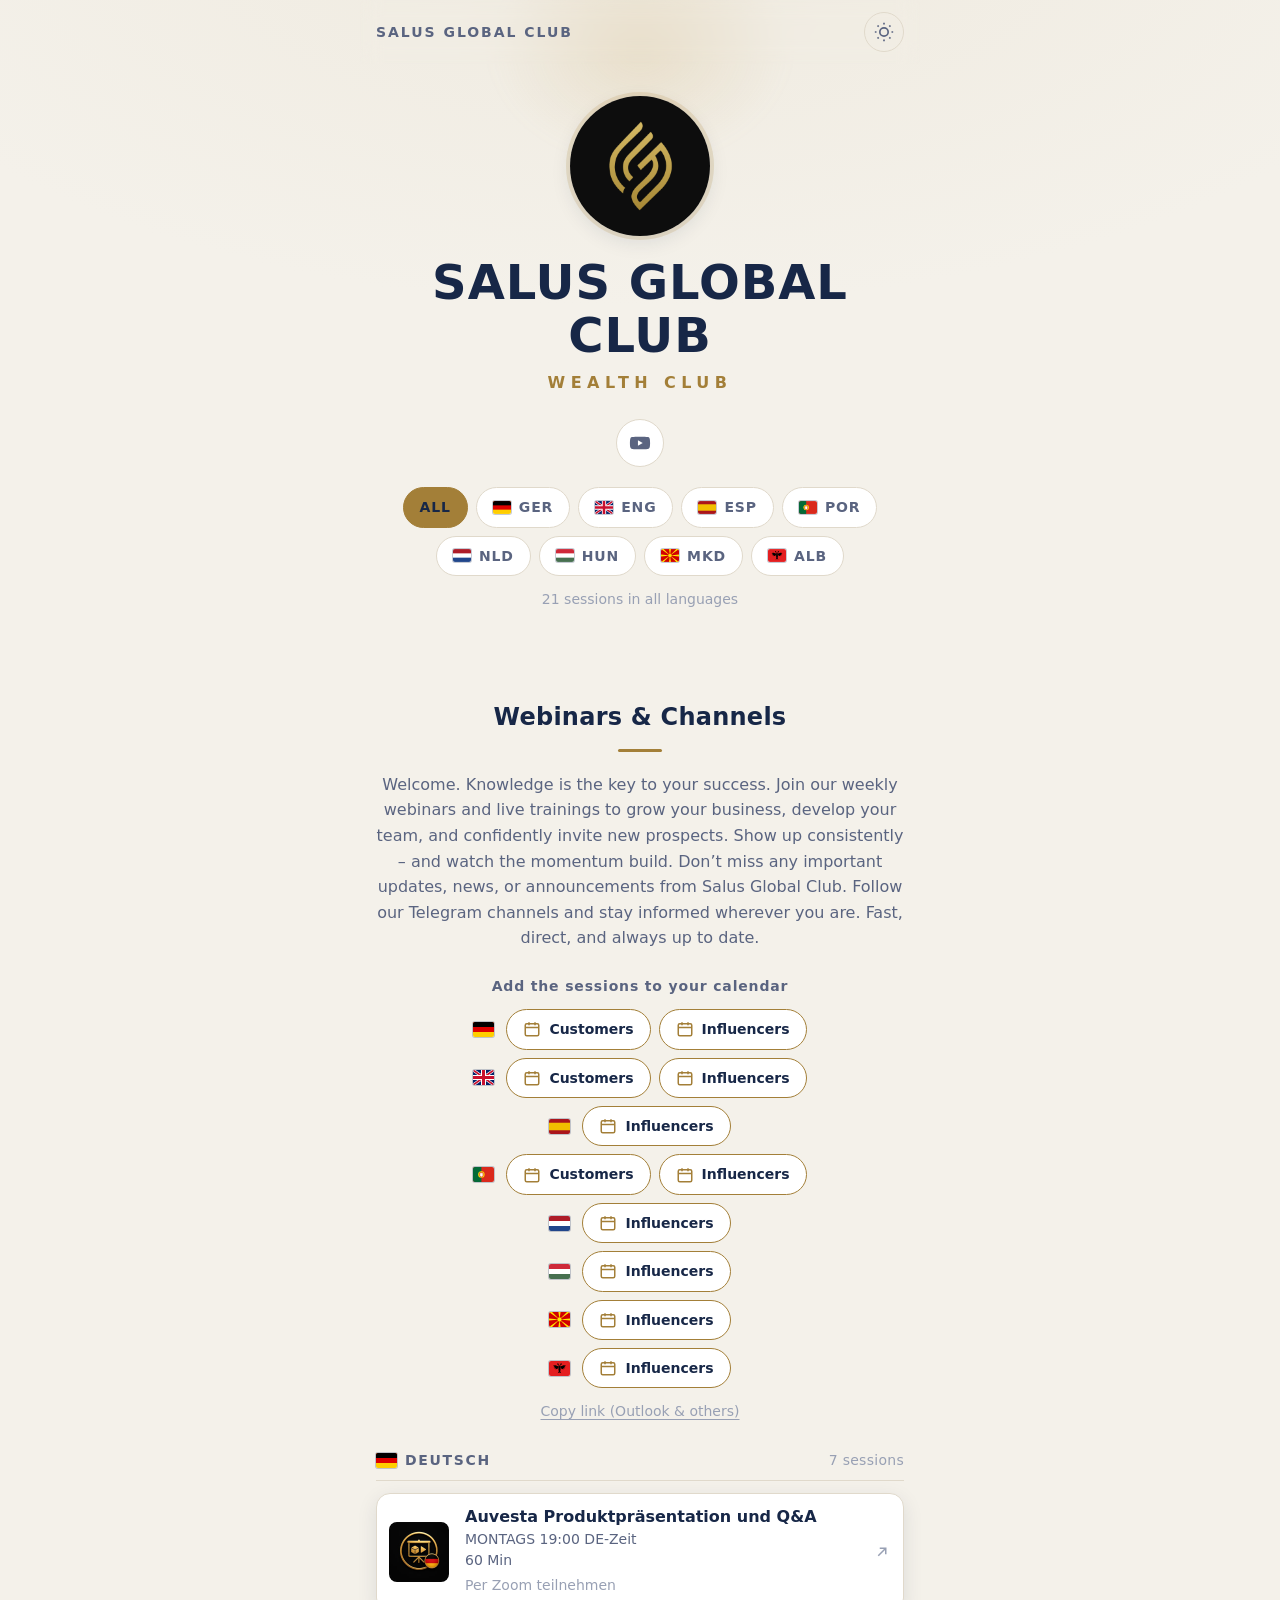
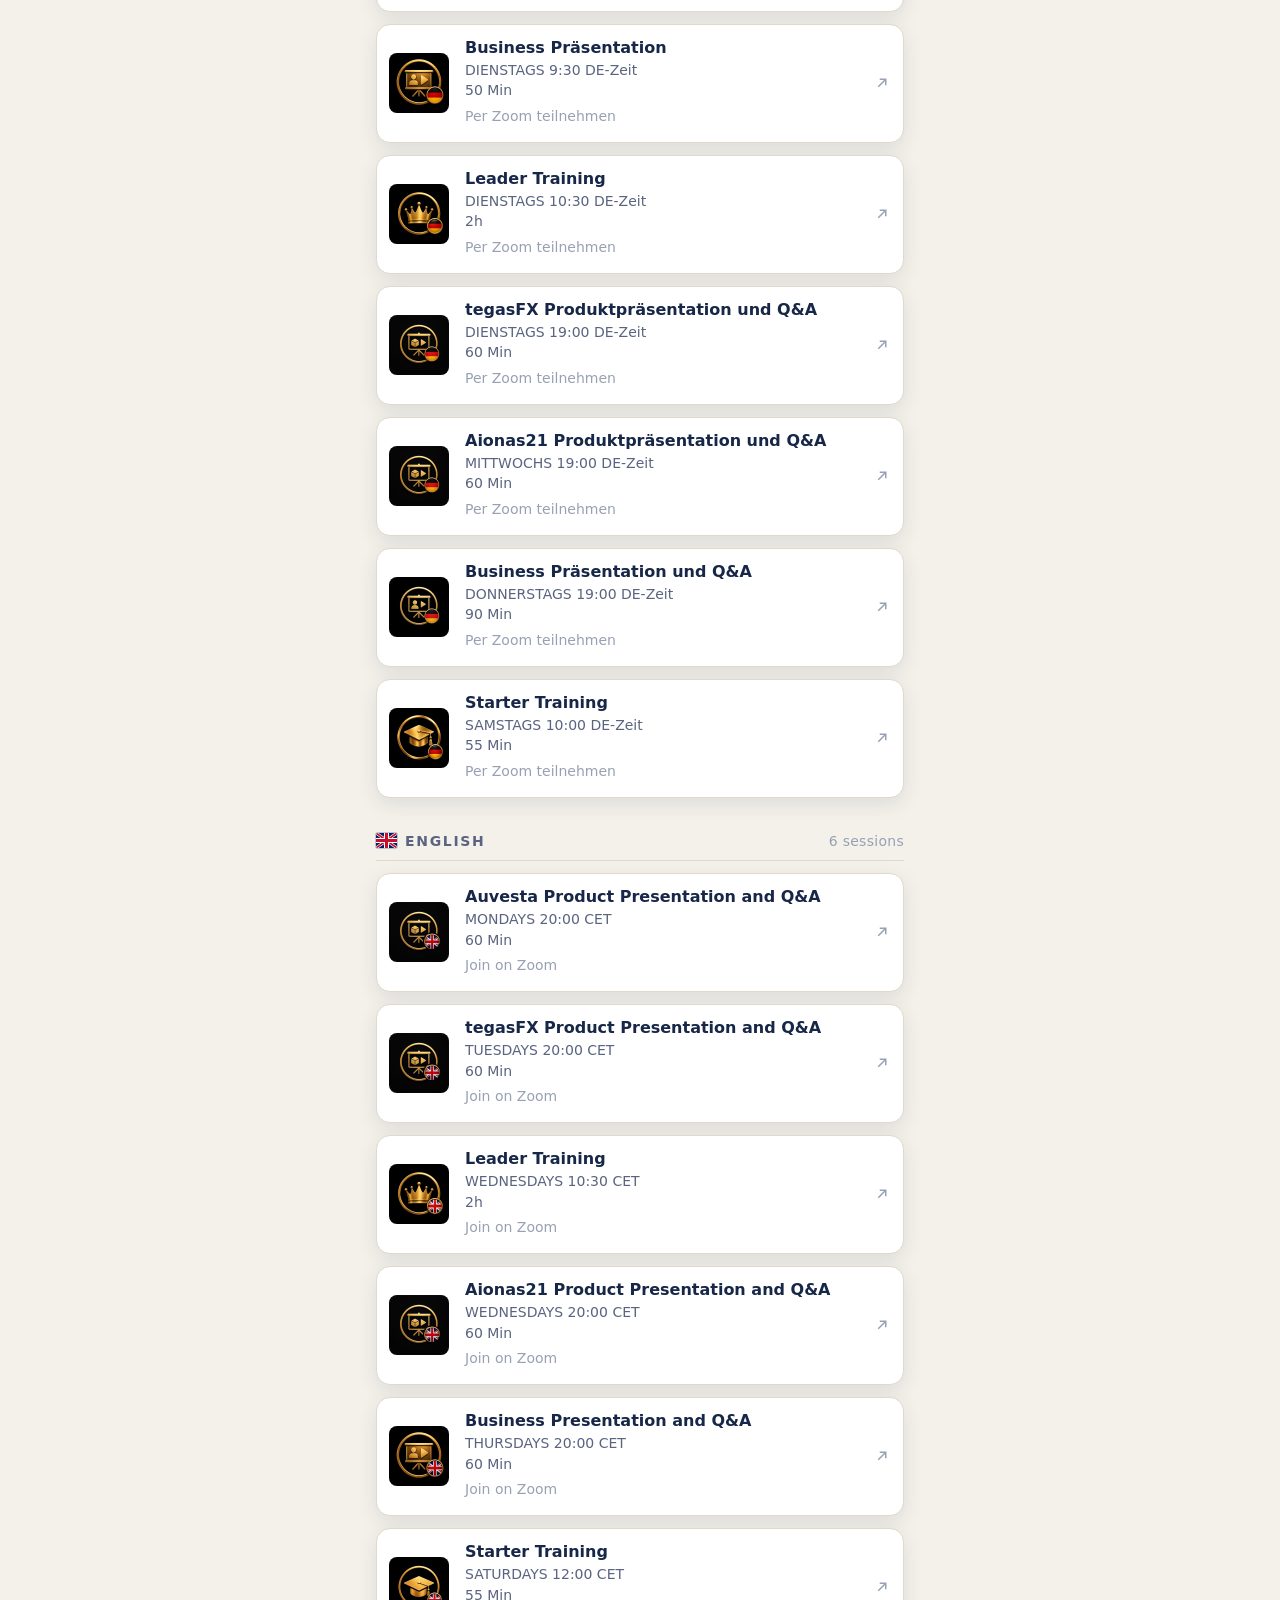
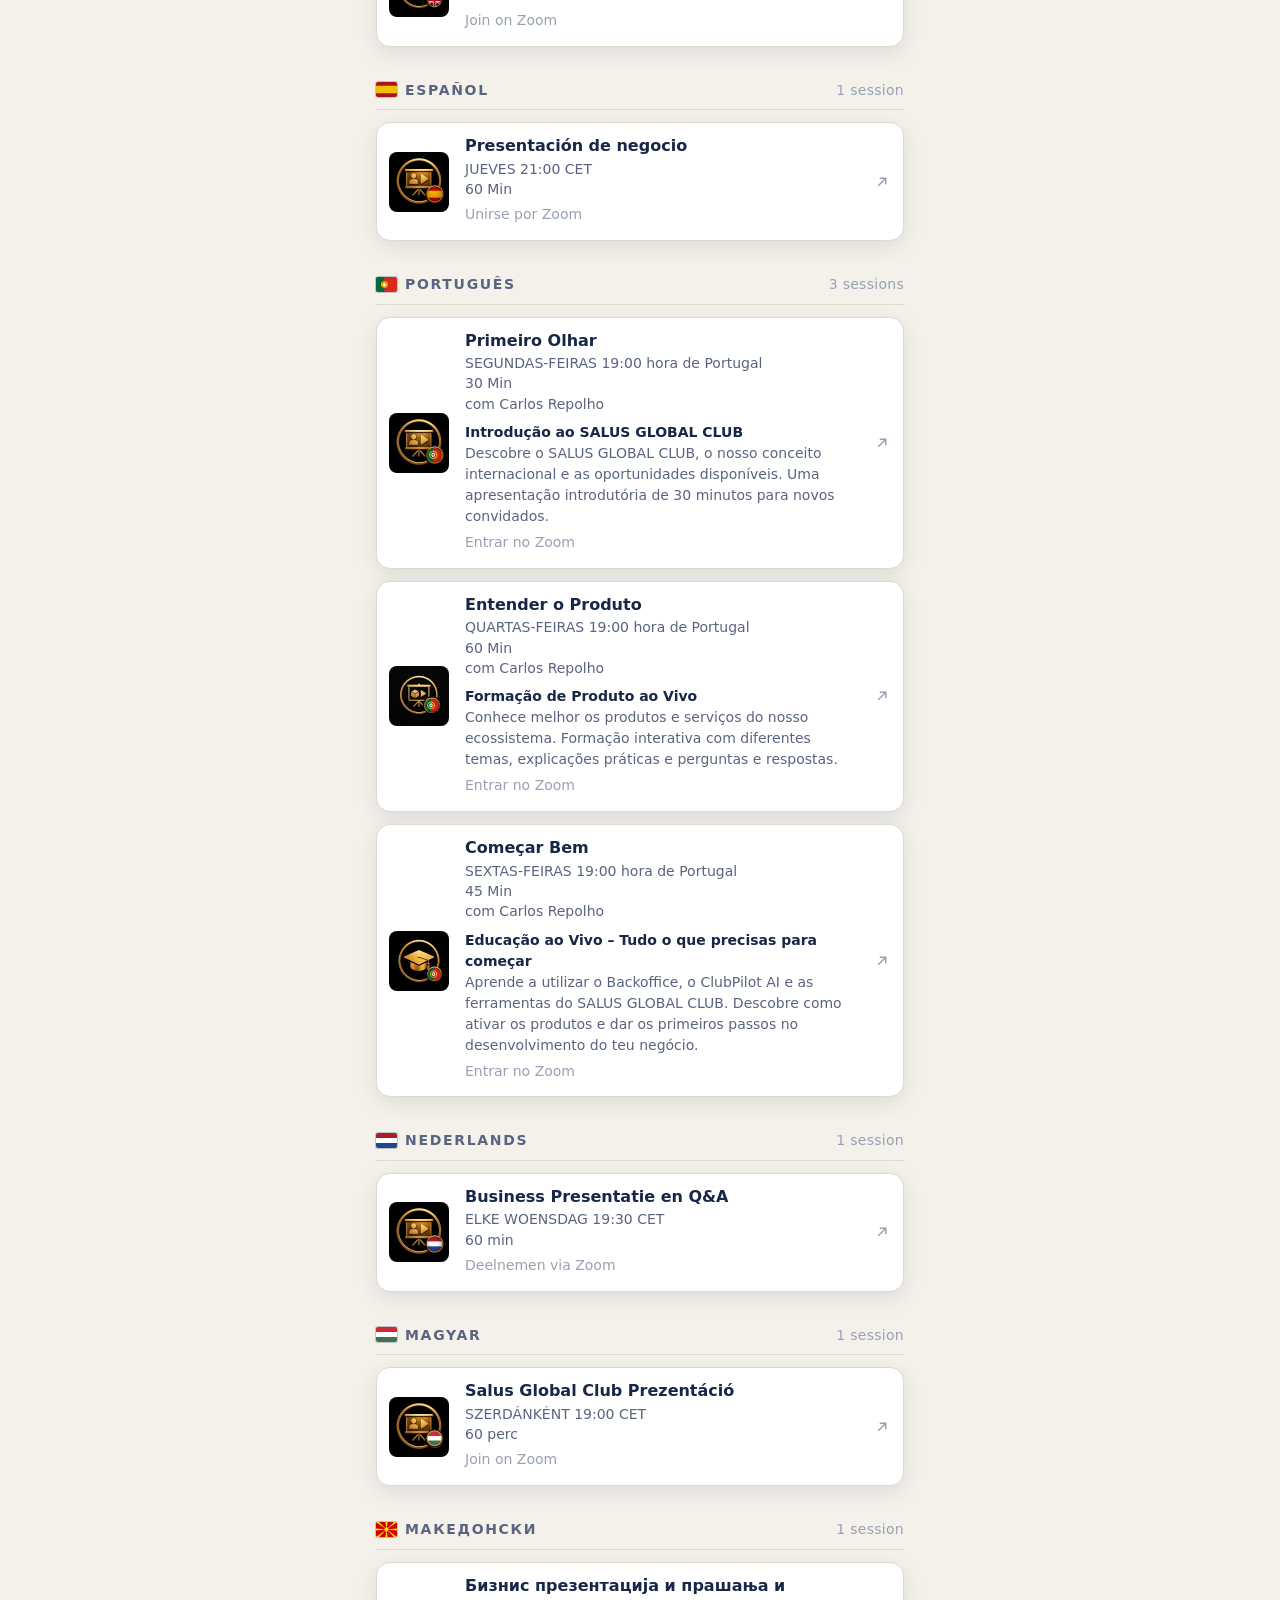
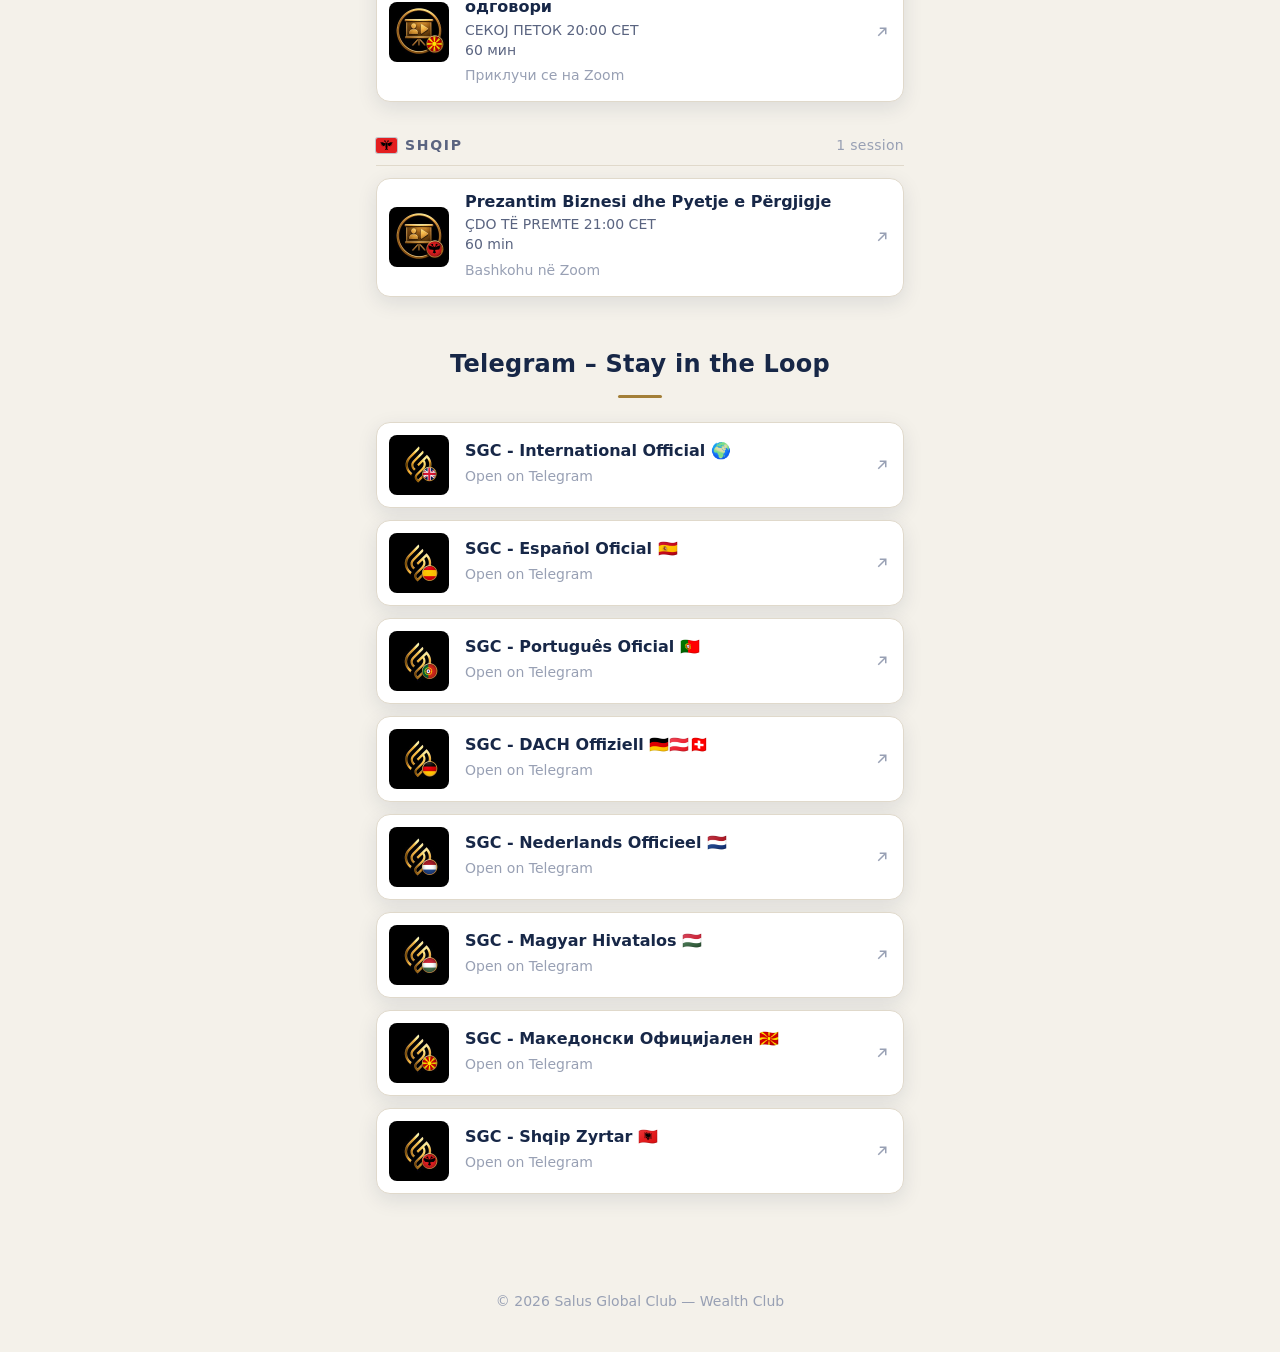
<file: index.html>
<!DOCTYPE html>
<html lang="en" data-theme="light">
<head>
  <meta charset="UTF-8" />
  <meta name="viewport" content="width=device-width, initial-scale=1.0" />
  <title>SALUS GLOBAL CLUB — Wealth Club</title>
  <meta name="description" content="SALUS GLOBAL CLUB — Wealth Club. Join our weekly webinars, live trainings and Telegram channels to grow your business and stay informed." />
  <meta property="og:title" content="SALUS GLOBAL CLUB — Wealth Club" />
  <meta property="og:description" content="Weekly webinars, live trainings and Telegram channels from Salus Global Club." />
  <meta property="og:type" content="website" />
  <meta property="og:image" content="assets/profile-logo.png" />
  <link rel="icon" href="assets/favicon.svg" type="image/svg+xml" />
  <link rel="apple-touch-icon" href="assets/profile-logo.png" />
  <link rel="preconnect" href="https://api.fontshare.com" crossorigin />
  <link rel="stylesheet" href="https://api.fontshare.com/v2/css?f[]=general-sans@400,500,600,700&f[]=cabinet-grotesk@700,800&display=swap" />
  <link rel="stylesheet" href="style.css" />
</head>
<body>
  <a class="skip-link" href="#main">Skip to content</a>

  <header class="topbar">
    <span class="topbar__brand">SALUS GLOBAL CLUB</span>
    <button class="theme-toggle" data-theme-toggle type="button" aria-label="Switch to light mode">
      <svg width="20" height="20" viewBox="0 0 24 24" fill="none" stroke="currentColor" stroke-width="2"><path d="M21 12.79A9 9 0 1 1 11.21 3 7 7 0 0 0 21 12.79z"/></svg>
    </button>
  </header>

  <main id="main">
    <!-- PROFILE HEAD -->
    <section class="profile" aria-labelledby="profile-name">
      <div class="profile__glow" aria-hidden="true"></div>
      <img class="profile__logo" src="assets/profile-logo.png" width="140" height="140"
           alt="Salus Global Club logo — stylised cream flame mark on deep navy" />
      <h1 class="profile__name" id="profile-name">SALUS GLOBAL CLUB</h1>
      <p class="profile__subtitle">WEALTH CLUB</p>

      <nav class="social" aria-label="Social media">
        <a class="social__link" href="https://www.youtube.com/@SalusGlobalClub" target="_blank" rel="noopener noreferrer" aria-label="YouTube">
          <svg viewBox="0 0 24 24" width="22" height="22" fill="currentColor" aria-hidden="true"><path d="M23 12s0-3.2-.4-4.73a2.5 2.5 0 0 0-1.76-1.77C19.28 5.1 12 5.1 12 5.1s-7.28 0-8.84.4A2.5 2.5 0 0 0 1.4 7.27C1 8.8 1 12 1 12s0 3.2.4 4.73a2.5 2.5 0 0 0 1.76 1.77c1.56.4 8.84.4 8.84.4s7.28 0 8.84-.4a2.5 2.5 0 0 0 1.76-1.77C23 15.2 23 12 23 12zM9.75 15.02V8.98L15 12z"/></svg>
        </a>
      </nav>

      <div class="langbar" id="lang-filter" role="group" aria-label="Filter sessions by language"></div>
      <p class="langbar__status" id="lang-status" role="status" aria-live="polite"></p>
    </section>

    <!-- WEBINARS & CHANNELS -->
    <section class="section" aria-labelledby="webinars-title">
      <h2 class="section__title" id="webinars-title">Webinars &amp; Channels</h2>
      <p class="section__desc" id="webinars-desc">Welcome. Knowledge is the key to your success. Join our weekly webinars and live trainings to grow your business, develop your team, and confidently invite new prospects. Show up consistently &ndash; and watch the momentum build. Don&rsquo;t miss any important updates, news, or announcements from Salus Global Club. Follow our Telegram channels and stay informed wherever you are. Fast, direct, and always up to date.</p>
      <div class="calbox" id="calendar-subscribe"></div>
      <div id="webinar-list"></div>
    </section>

    <!-- TELEGRAM -->
    <section class="section" aria-labelledby="telegram-title">
      <h2 class="section__title" id="telegram-title">Telegram &ndash; Stay in the Loop</h2>
      <ul class="cards" role="list" id="telegram-list"></ul>
    </section>
  </main>

  <footer class="footer">
    <p>&copy; <span id="year"></span> Salus Global Club — Wealth Club</p>
  </footer>

  <script src="app.js"></script>
<script data-pplx-inline-edit>
(function () {
  if (window === window.top) return;

  const allowedParentOrigins = ["https://www.perplexity.ai","https://perplexity.ai","https://testing.perplexity.ai","https://staging.perplexity.ai","https://*.preview.i.perplexity.ai","http://localhost:3000","http://127.0.0.1:3000","http://localhost:5173","http://127.0.0.1:5173"];
  const MAX_FONT_BYTES = 500 * 1024;
  const MAX_TOTAL_FONT_BYTES = 2 * 1024 * 1024;
  let scrollForwarding = false;
  let scrollRaf = 0;
  let trustedTopOrigin = null;

  // Allow entries like "https://*.preview.i.perplexity.ai" — the wildcard
  // matches a single DNS label (no dots), so "https://*.foo" cannot stretch
  // across multiple labels.
  function matchesAllowedOrigin(origin) {
    if (!origin) return false;
    for (const entry of allowedParentOrigins) {
      if (!entry.includes("*")) {
        if (entry === origin) return true;
        continue;
      }
      const pattern = new RegExp(
        "^" +
          entry.replace(/[.+?^${}()|[\]\\]/g, "\\$&").replace(/\*/g, "[^.]+") +
          "$",
      );
      if (pattern.test(origin)) return true;
    }
    return false;
  }

  // Trust decision: when the sender is same-origin-visible (event.origin is a
  // real origin like https://www.perplexity.ai) we trust event.origin directly.
  // When event.origin is "null" (opaque broker srcdoc), we fall back to the
  // broker's stamped `parentOrigin` to identify the top window. The fallback
  // is claim-only — we rely on the browser's native `targetOrigin` enforcement
  // on the response path (see postToTrustedTop) to ensure replies can't be
  // delivered to anyone but the actual top window of that claimed origin.
  function getTrustedParentOrigin(event) {
    const forwardedParentOrigin =
      typeof event.data.parentOrigin === "string" ? event.data.parentOrigin : null;
    const parentOrigin = event.origin === "null" ? forwardedParentOrigin : event.origin;
    return matchesAllowedOrigin(parentOrigin) ? parentOrigin : null;
  }

  // All responses go to window.top with targetOrigin = the allowlisted origin.
  // An attacker that iframes us inside their own null-origin broker can claim
  // any parentOrigin they like, but the browser will drop the reply whenever
  // the real top's origin doesn't match — so the screenshot never leaves.
  function postToTrustedTop(message) {
    if (!trustedTopOrigin) return;
    try {
      window.top.postMessage(message, trustedTopOrigin);
    } catch (_error) {}
  }

  function inlineAll(original, clone) {
    if (original.nodeType !== 1 || clone.nodeType !== 1) return;

    try {
      const computedStyle = getComputedStyle(original);
      // cssText on a computed style is the serialized declaration in modern
      // Chromium/Safari — a single read beats enumerating ~400 longhand
      // properties. Firefox returns "" here, so we fall back on empty.
      const serialized = computedStyle.cssText;
      if (serialized) {
        clone.style.cssText = serialized;
      } else {
        const parts = new Array(computedStyle.length);
        for (let index = 0; index < computedStyle.length; index += 1) {
          const property = computedStyle[index];
          parts[index] = `${property}:${computedStyle.getPropertyValue(property)};`;
        }
        clone.style.cssText = parts.join("");
      }
    } catch (_error) {}

    const originalChildren = original.children;
    const clonedChildren = clone.children;
    for (
      let index = 0;
      index < originalChildren.length && index < clonedChildren.length;
      index += 1
    ) {
      inlineAll(originalChildren[index], clonedChildren[index]);
    }
  }

  function extractFontUrl(srcValue) {
    const matches = [
      ...srcValue.matchAll(
        /url\(["']?([^"')]+)["']?\)(?:\s*format\(["']?([^"')]+)["']?\))?/gi,
      ),
    ];
    if (matches.length === 0) return null;
    const woff2 = matches.find((m) => m[2] && m[2].toLowerCase().includes("woff2"));
    if (woff2) return woff2[1];
    const woff = matches.find((m) => m[2] && m[2].toLowerCase().includes("woff"));
    if (woff) return woff[1];
    return matches[0][1];
  }

  // Cache resolved font URL -> data URI across captures. Fonts on a page
  // essentially never change, and a batch run emits multiple captures back to
  // back — without this we'd refetch + re-base64 every time.
  const fontDataUriCache = new Map();
  const SRC_DECLARATION_RE = /src\s*:\s*[^;}]+/i;

  async function fetchAsDataUri(url) {
    if (fontDataUriCache.has(url)) return fontDataUriCache.get(url);
    let dataUri = null;
    try {
      const response = await fetch(url, { mode: "cors", credentials: "omit" });
      if (response.ok) {
        const blob = await response.blob();
        if (blob.size <= MAX_FONT_BYTES) {
          dataUri = await new Promise((resolve) => {
            const reader = new FileReader();
            reader.onloadend = () =>
              resolve(typeof reader.result === "string" ? reader.result : null);
            reader.onerror = () => resolve(null);
            reader.readAsDataURL(blob);
          });
        }
      }
    } catch (_error) {
      dataUri = null;
    }
    fontDataUriCache.set(url, dataUri);
    return dataUri;
  }

  function collectFontFaceRuleTexts() {
    const rules = [];
    for (const sheet of document.styleSheets) {
      let cssRules;
      try {
        cssRules = sheet.cssRules;
      } catch (_error) {
        continue;
      }
      if (!cssRules) continue;
      for (const rule of cssRules) {
        const cssText = rule.cssText || "";
        if (cssText.startsWith("@font-face")) rules.push(cssText);
      }
    }
    return rules;
  }

  async function buildInlinedFontCss() {
    const ruleTexts = collectFontFaceRuleTexts();
    if (ruleTexts.length === 0) return null;

    const resolved = ruleTexts.map((cssText) => {
      if (!SRC_DECLARATION_RE.test(cssText)) return null;
      const srcMatch = cssText.match(/src\s*:\s*([^;}]+)[;}]/i);
      if (!srcMatch) return null;
      const url = extractFontUrl(srcMatch[1]);
      if (!url) return null;
      try {
        return { cssText, url: new URL(url, document.baseURI).href };
      } catch (_error) {
        return null;
      }
    });

    const dataUris = await Promise.all(
      resolved.map((entry) => (entry ? fetchAsDataUri(entry.url) : Promise.resolve(null))),
    );

    const inlined = [];
    let totalBytes = 0;
    for (let index = 0; index < resolved.length; index += 1) {
      const entry = resolved[index];
      const dataUri = dataUris[index];
      if (!entry || !dataUri) continue;
      const approxBytes = dataUri.length * 0.75;
      if (totalBytes + approxBytes > MAX_TOTAL_FONT_BYTES) break;
      totalBytes += approxBytes;
      inlined.push(entry.cssText.replace(SRC_DECLARATION_RE, `src: url("${dataUri}")`));
    }
    return inlined.length > 0 ? inlined.join("\n") : null;
  }

  function stripExternal(clone) {
    const images = clone.querySelectorAll("img");
    for (let index = 0; index < images.length; index += 1) {
      const src = images[index].getAttribute("src");
      if (src && !src.startsWith("data:")) images[index].removeAttribute("src");
    }

    const elements = clone.querySelectorAll("*");
    for (let index = 0; index < elements.length; index += 1) {
      const style = elements[index].style.cssText;
      if (style && style.includes("url(")) {
        elements[index].style.cssText = style.replace(
          /url\(["']?(?!data:)[^)"']*["']?\)/gi,
          "none",
        );
      }
    }
  }

  function emitScroll() {
    scrollRaf = 0;
    if (!scrollForwarding) return;
    postToTrustedTop({
      type: "INLINE_EDIT_SCROLL",
      scrollX: window.scrollX,
      scrollY: window.scrollY,
    });
  }

  window.addEventListener(
    "scroll",
    function () {
      if (!scrollForwarding || scrollRaf) return;
      scrollRaf = requestAnimationFrame(emitScroll);
    },
    { passive: true, capture: true },
  );

  async function handleCaptureRequest(event) {
    const requestId = event.data.requestId;
    const scrollX = window.scrollX;
    const scrollY = window.scrollY;
    const width = window.innerWidth;
    const height = window.innerHeight;

    function postResult(dataUrl) {
      postToTrustedTop({
        type: "INLINE_EDIT_SCREENSHOT_RESULT",
        requestId,
        dataUrl,
        scrollX,
        scrollY,
      });
    }

    try {
      // Wait for any pending web fonts to resolve so both inline metrics and
      // the @font-face inlining below see the same loaded faces.
      if (document.fonts && document.fonts.ready) {
        try {
          await document.fonts.ready;
        } catch (_error) {}
      }

      const clone = document.documentElement.cloneNode(true);
      inlineAll(document.documentElement, clone);

      const removedNodes = clone.querySelectorAll("script,link[rel=\"stylesheet\"],style");
      for (let index = 0; index < removedNodes.length; index += 1) {
        removedNodes[index].remove();
      }

      stripExternal(clone);

      // Re-embed web fonts as data-URI @font-face rules so the SVG rasterizer
      // can resolve them — external font URLs aren't fetched during
      // foreignObject rendering, which would otherwise force a fallback face
      // and change text metrics.
      const inlinedFontCss = await buildInlinedFontCss();
      if (inlinedFontCss) {
        const styleEl = document.createElement("style");
        styleEl.textContent = inlinedFontCss;
        const head = clone.querySelector("head");
        if (head) head.appendChild(styleEl);
        else clone.insertBefore(styleEl, clone.firstChild);
      }

      const html = new XMLSerializer().serializeToString(clone);
      const svg =
        `<svg xmlns="http://www.w3.org/2000/svg" width="${width}" height="${height}">` +
        '<foreignObject width="100%" height="100%">' +
        `<div xmlns="http://www.w3.org/1999/xhtml" style="width:${width}px;height:${height}px;overflow:hidden">` +
        `<div style="position:relative;left:-${scrollX}px;top:-${scrollY}px">` +
        html +
        "</div></div></foreignObject></svg>";
      const svgUrl = `data:image/svg+xml;charset=utf-8,${encodeURIComponent(svg)}`;
      const image = new Image();
      image.onload = function () {
        const canvas = document.createElement("canvas");
        canvas.width = width;
        canvas.height = height;
        canvas.getContext("2d").drawImage(image, 0, 0);
        postResult(canvas.toDataURL("image/png"));
      };
      image.onerror = function () {
        postResult(null);
      };
      image.src = svgUrl;
    } catch (_error) {
      postResult(null);
    }
  }

  window.addEventListener("message", function (event) {
    if (!event.data) return;
    // Only accept messages from the direct parent frame. Blocks sibling /
    // unrelated-window postMessage senders that could otherwise reach us.
    if (event.source !== window.parent) return;

    const trustedParentOrigin = getTrustedParentOrigin(event);
    if (!trustedParentOrigin) return;
    trustedTopOrigin = trustedParentOrigin;

    if (event.data.type === "INLINE_EDIT_SCROLL_START") {
      scrollForwarding = true;
      emitScroll();
      return;
    }

    if (event.data.type === "INLINE_EDIT_SCROLL_STOP") {
      scrollForwarding = false;
      if (scrollRaf) cancelAnimationFrame(scrollRaf);
      scrollRaf = 0;
      return;
    }

    if (event.data.type !== "INLINE_EDIT_CAPTURE_REQUEST") return;

    handleCaptureRequest(event);
  });
})();


</script></body>
</html>
</file>
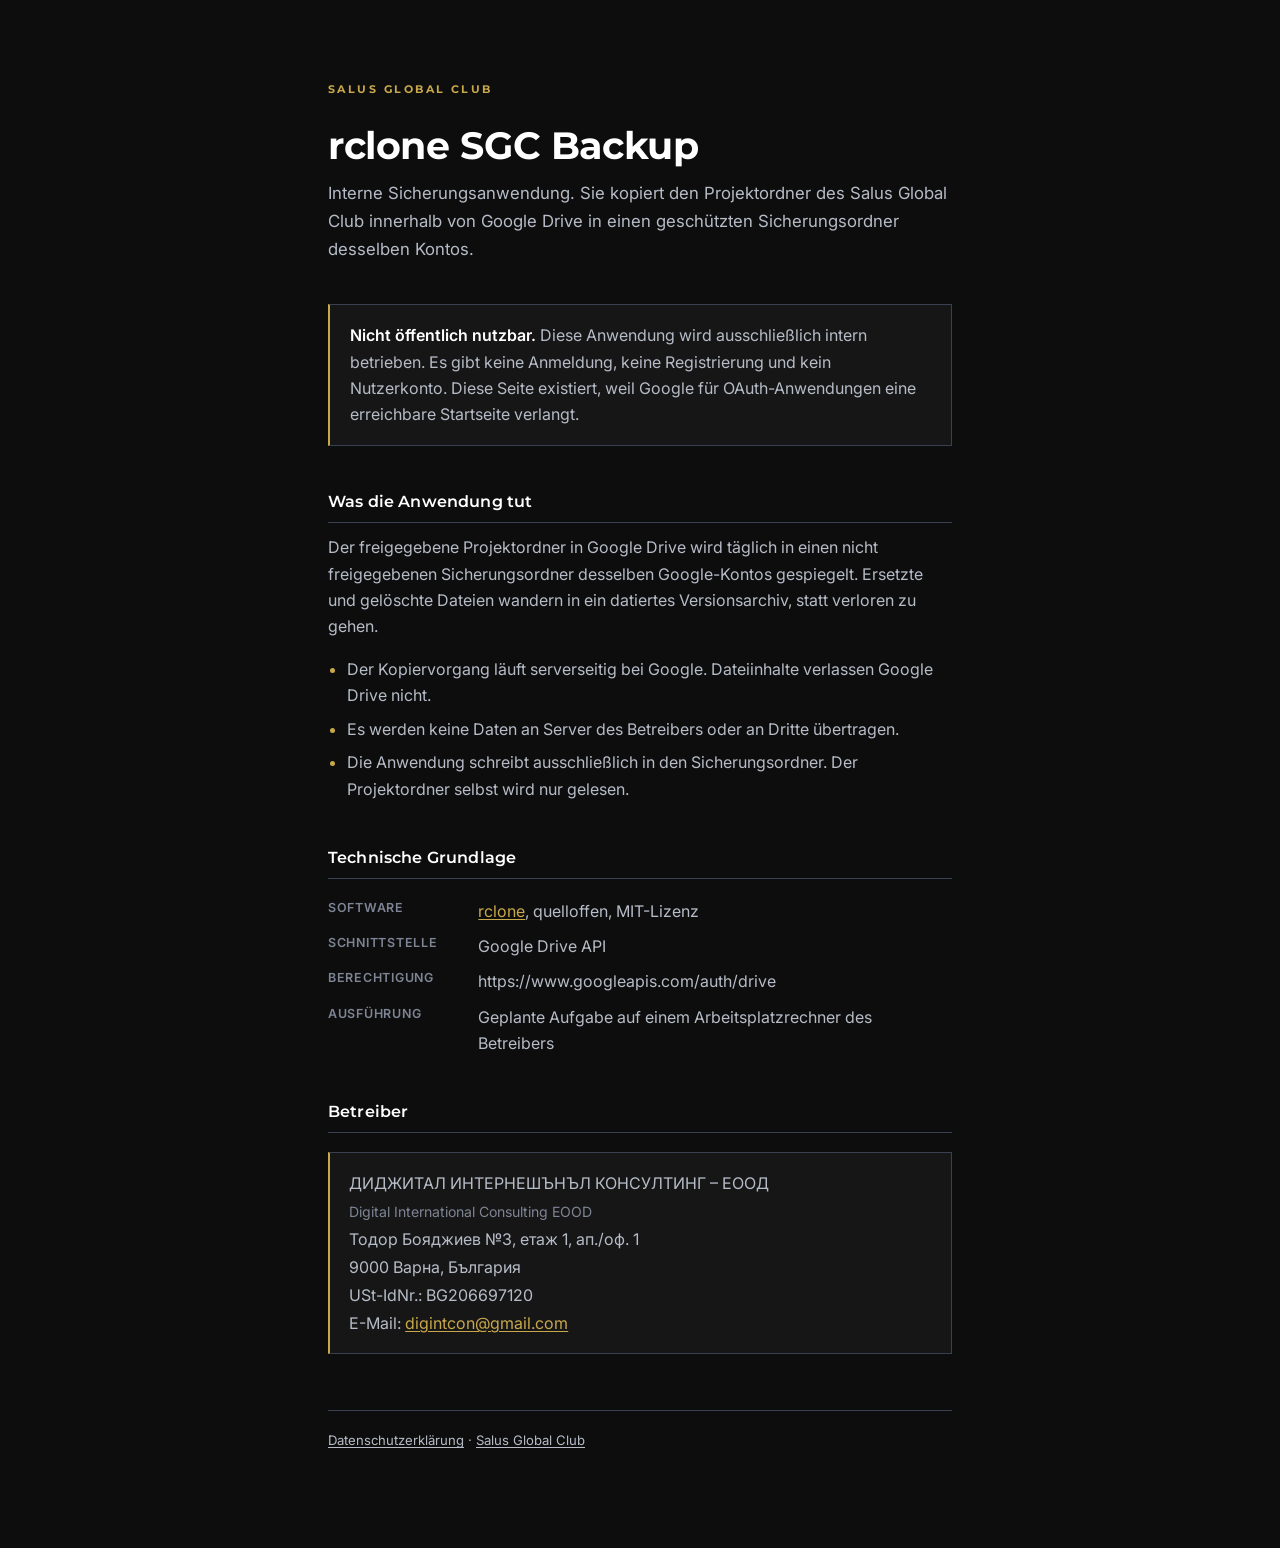
<file: tools/backup/index.html>
<!DOCTYPE html>
<html lang="de">
<head>
  <meta charset="UTF-8" />
  <meta name="viewport" content="width=device-width, initial-scale=1.0" />
  <meta name="robots" content="noindex, nofollow" />
  <title>rclone SGC Backup — Salus Global Club</title>
  <meta name="description" content="Interne Sicherungsanwendung für Projektdaten des Salus Global Club in Google Drive." />
  <link rel="icon" href="../../assets/favicon.svg" type="image/svg+xml" />
  <link rel="preconnect" href="https://fonts.googleapis.com" />
  <link rel="preconnect" href="https://fonts.gstatic.com" crossorigin />
  <link rel="stylesheet" href="https://fonts.googleapis.com/css2?family=Inter:wght@400;500;600&family=Montserrat:wght@600;700&display=swap" />
  <style>
    :root {
      --bg: #0d0d0d;
      --surface: #161616;
      --border: #374151;
      --text: #ffffff;
      --muted: #b6bcc7;
      --faint: #7d8494;
      --gold: #c8a84b;
      --gold-bright: #e2c872;
      --font-body: 'Inter', 'Helvetica Neue', system-ui, sans-serif;
      --font-display: 'Montserrat', 'Helvetica Neue', system-ui, sans-serif;
    }
    * { box-sizing: border-box; }
    body {
      margin: 0;
      background: var(--bg);
      color: var(--text);
      font-family: var(--font-body);
      font-size: 1rem;
      line-height: 1.65;
      -webkit-font-smoothing: antialiased;
    }
    .wrap { max-width: 42rem; margin: 0 auto; padding: clamp(2.5rem, 8vw, 5rem) 1.5rem 5rem; }
    .brand {
      font-family: var(--font-display);
      font-size: .7rem;
      font-weight: 700;
      letter-spacing: .22em;
      text-transform: uppercase;
      color: var(--gold);
      margin: 0 0 1.6rem;
    }
    h1 {
      font-family: var(--font-display);
      font-size: clamp(1.7rem, 5vw, 2.35rem);
      font-weight: 700;
      line-height: 1.16;
      letter-spacing: -.01em;
      margin: 0 0 .8rem;
      text-wrap: balance;
    }
    .lede { color: var(--muted); font-size: 1.05rem; margin: 0 0 2.5rem; }
    h2 {
      font-family: var(--font-display);
      font-size: 1.02rem;
      font-weight: 600;
      letter-spacing: .01em;
      margin: 2.6rem 0 .7rem;
      padding-bottom: .45rem;
      border-bottom: 1px solid var(--border);
    }
    p { margin: 0 0 1rem; color: var(--muted); }
    ul { margin: 0 0 1rem; padding-left: 1.2rem; color: var(--muted); }
    li { margin-bottom: .45rem; }
    li::marker { color: var(--gold); }
    strong { color: var(--text); font-weight: 600; }
    a { color: var(--gold); text-underline-offset: 2px; }
    a:hover { color: var(--gold-bright); }
    a:focus-visible { outline: 2px solid var(--gold); outline-offset: 3px; border-radius: 2px; }
    .panel {
      background: var(--surface);
      border: 1px solid var(--border);
      border-left: 2px solid var(--gold);
      padding: 1.1rem 1.25rem;
      margin: 1.6rem 0;
    }
    .panel > :last-child { margin-bottom: 0; }
    address {
      font-style: normal;
      color: var(--muted);
      background: var(--surface);
      border: 1px solid var(--border);
      border-left: 2px solid var(--gold);
      padding: 1rem 1.2rem;
      margin: 1.2rem 0;
      line-height: 1.75;
    }
    address .translit { color: var(--faint); font-size: .88em; }
    dl { margin: 1.2rem 0; display: grid; grid-template-columns: minmax(8rem, auto) 1fr; gap: .55rem 1.4rem; }
    dt { font-size: .78rem; font-weight: 600; letter-spacing: .06em; text-transform: uppercase; color: var(--faint); }
    dd { margin: 0; color: var(--muted); overflow-wrap: anywhere; }
    footer {
      margin-top: 3.5rem;
      padding-top: 1.2rem;
      border-top: 1px solid var(--border);
      font-size: .82rem;
      color: var(--faint);
    }
    footer a { color: var(--muted); }
  </style>
</head>
<body>
  <div class="wrap">
    <p class="brand">Salus Global Club</p>
    <h1>rclone SGC Backup</h1>
    <p class="lede">Interne Sicherungsanwendung. Sie kopiert den Projektordner des Salus Global Club innerhalb von Google Drive in einen geschützten Sicherungsordner desselben Kontos.</p>

    <div class="panel">
      <p><strong>Nicht öffentlich nutzbar.</strong> Diese Anwendung wird ausschließlich intern betrieben. Es gibt keine Anmeldung, keine Registrierung und kein Nutzerkonto. Diese Seite existiert, weil Google für OAuth-Anwendungen eine erreichbare Startseite verlangt.</p>
    </div>

    <h2>Was die Anwendung tut</h2>
    <p>Der freigegebene Projektordner in Google Drive wird täglich in einen nicht freigegebenen Sicherungsordner desselben Google-Kontos gespiegelt. Ersetzte und gelöschte Dateien wandern in ein datiertes Versionsarchiv, statt verloren zu gehen.</p>
    <ul>
      <li>Der Kopiervorgang läuft serverseitig bei Google. Dateiinhalte verlassen Google Drive nicht.</li>
      <li>Es werden keine Daten an Server des Betreibers oder an Dritte übertragen.</li>
      <li>Die Anwendung schreibt ausschließlich in den Sicherungsordner. Der Projektordner selbst wird nur gelesen.</li>
    </ul>

    <h2>Technische Grundlage</h2>
    <dl>
      <dt>Software</dt><dd><a href="https://rclone.org" target="_blank" rel="noopener noreferrer">rclone</a>, quelloffen, MIT-Lizenz</dd>
      <dt>Schnittstelle</dt><dd>Google Drive API</dd>
      <dt>Berechtigung</dt><dd>https://www.googleapis.com/auth/drive</dd>
      <dt>Ausführung</dt><dd>Geplante Aufgabe auf einem Arbeitsplatzrechner des Betreibers</dd>
    </dl>

    <h2>Betreiber</h2>
    <address>
      ДИДЖИТАЛ ИНТЕРНЕШЪНЪЛ КОНСУЛТИНГ – ЕООД<br />
      <span class="translit">Digital International Consulting EOOD</span><br />
      Тодор Бояджиев №3, етаж 1, ап./оф. 1<br />
      9000 Варна, България<br />
      USt-IdNr.: BG206697120<br />
      E-Mail: <a href="mailto:digintcon@gmail.com">digintcon@gmail.com</a>
    </address>

    <footer>
      <p><a href="datenschutz.html">Datenschutzerklärung</a> &middot; <a href="https://bio.salusglobal.club">Salus Global Club</a></p>
    </footer>
  </div>
</body>
</html>
</file>
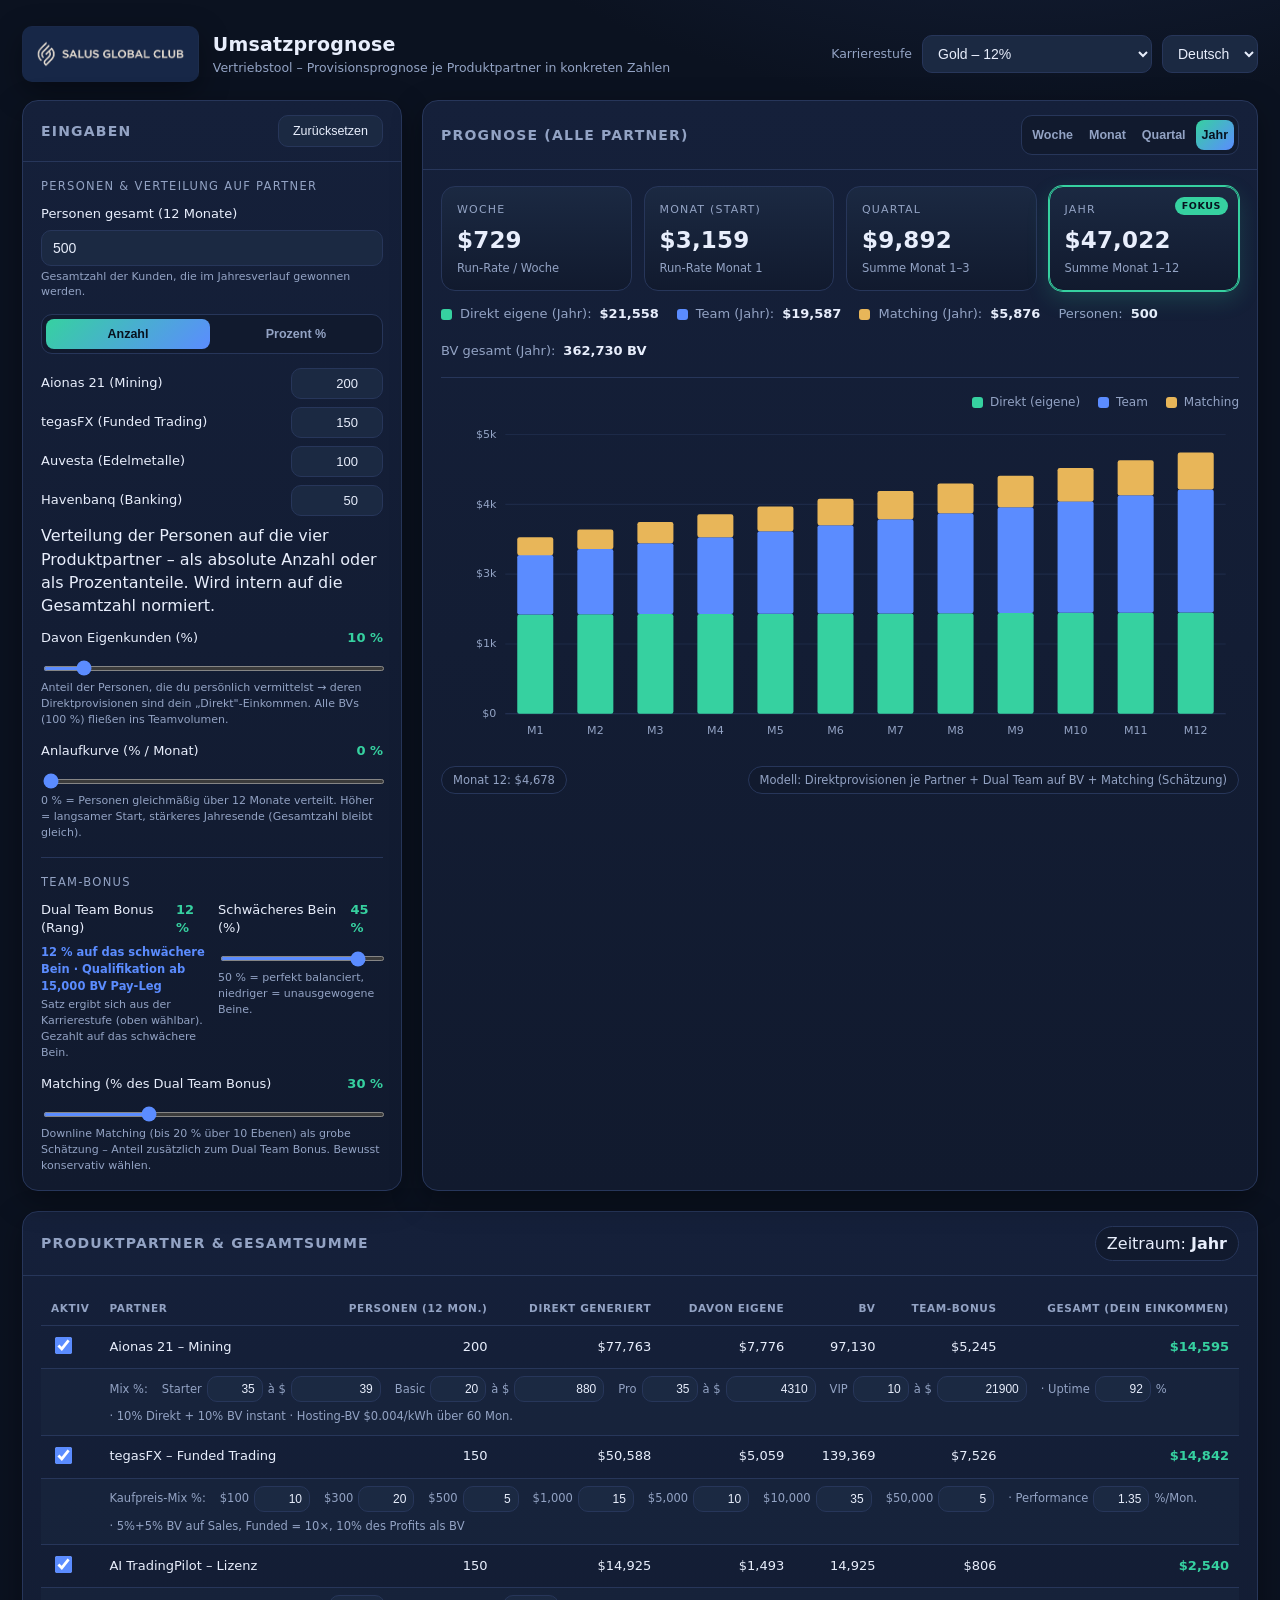
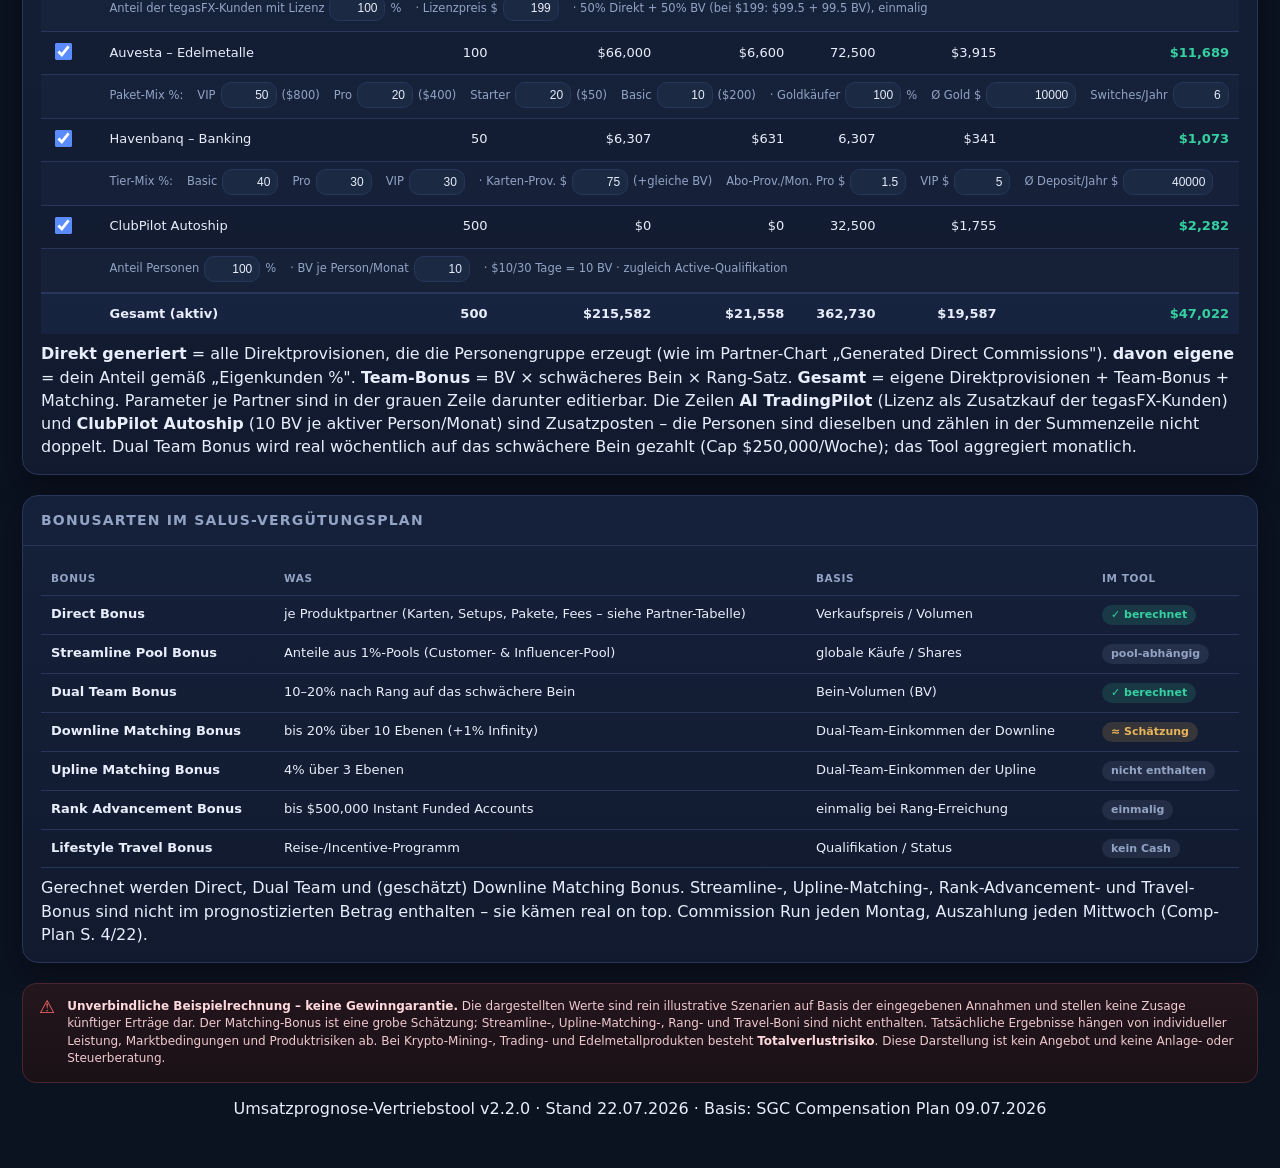
<file: tools/prognose/index.html>
<!DOCTYPE html>
<html lang="de">
<head>
<meta charset="UTF-8">
<meta name="viewport" content="width=device-width, initial-scale=1.0">
<meta name="version" content="2.2.0">
<meta name="robots" content="noindex">
<title>Salus Global Club – Umsatzprognose | Vertriebstool</title>
<style>
  :root{
    --bg:#0b1220;
    --bg2:#111a2e;
    --panel:#15203a;
    --panel2:#1b2942;
    --line:#27365a;
    --txt:#e8eefc;
    --muted:#93a3c4;
    --accent:#36d1a0;       /* Direkt */
    --accent2:#5b8cff;      /* Team */
    --gold:#e8b659;         /* Matching */
    --danger:#ff6b6b;
    --shadow:0 10px 30px rgba(0,0,0,.35);
    --radius:16px;
  }
  *{box-sizing:border-box}
  html,body{margin:0;padding:0}
  body{
    font-family:"Segoe UI",system-ui,-apple-system,Roboto,Arial,sans-serif;
    background:radial-gradient(1200px 700px at 80% -10%,#1a2746 0%,var(--bg) 55%);
    color:var(--txt);
    min-height:100vh;
    line-height:1.45;
  }
  .wrap{max-width:1280px;margin:0 auto;padding:26px 22px 48px}

  header.top{display:flex;align-items:center;justify-content:space-between;gap:18px;flex-wrap:wrap;margin-bottom:18px}
  .brand{display:flex;align-items:center;gap:14px}
  .logo{height:56px;width:auto;border-radius:10px;flex:0 0 auto;box-shadow:var(--shadow)}
  .brand h1{font-size:19px;margin:0;letter-spacing:.2px}
  .brand p{margin:0;color:var(--muted);font-size:12.5px}

  .product-pick{display:flex;align-items:center;gap:10px;flex-wrap:wrap}
  .product-pick label{font-size:12.5px;color:var(--muted)}
  select,input[type="number"]{
    background:var(--panel2);border:1px solid var(--line);color:var(--txt);
    border-radius:10px;padding:9px 11px;font-size:14px;outline:none;width:100%;
  }
  select:focus,input:focus{border-color:var(--accent2)}
  select{min-width:230px;width:auto}
  select#lang{min-width:0}

  .grid{display:grid;grid-template-columns:380px 1fr;gap:20px}
  @media(max-width:980px){.grid{grid-template-columns:1fr}}

  .card{background:linear-gradient(180deg,var(--panel),var(--bg2));border:1px solid var(--line);border-radius:var(--radius);box-shadow:var(--shadow)}
  .card .hd{padding:14px 18px;border-bottom:1px solid var(--line);display:flex;align-items:center;justify-content:space-between;gap:10px;flex-wrap:wrap}
  .card .hd h2{font-size:14px;margin:0;text-transform:uppercase;letter-spacing:1.2px;color:var(--muted)}
  .card .bd{padding:16px 18px}

  .field{margin-bottom:14px}
  .field:last-child{margin-bottom:0}
  .field .row{display:flex;align-items:center;justify-content:space-between;margin-bottom:6px}
  .field label{font-size:13px;color:var(--txt)}
  .field .val{font-size:13px;color:var(--accent);font-weight:700;font-variant-numeric:tabular-nums}
  .field .hint{font-size:11px;color:var(--muted);margin-top:3px}
  input[type="range"]{width:100%;accent-color:var(--accent2);height:5px}

  .seg{display:flex;background:var(--bg2);border:1px solid var(--line);border-radius:11px;padding:4px;gap:4px;margin-bottom:14px}
  .seg button{flex:1;background:transparent;border:0;color:var(--muted);padding:8px 6px;font-size:12.5px;border-radius:8px;cursor:pointer;font-weight:600}
  .seg button.active{background:linear-gradient(135deg,var(--accent),var(--accent2));color:#07121f}

  .divider{height:1px;background:var(--line);margin:16px 0}
  .sub{font-size:11.5px;text-transform:uppercase;letter-spacing:1.3px;color:var(--muted);margin:0 0 10px}

  .distgrid{display:grid;grid-template-columns:1fr 92px;gap:8px 10px;align-items:center;margin-bottom:8px}
  .distgrid label{font-size:13px}
  .distgrid input{padding:7px 9px;font-size:13px;text-align:right}

  /* results */
  .kpis{display:grid;grid-template-columns:repeat(4,1fr);gap:12px;margin-bottom:6px}
  @media(max-width:820px){.kpis{grid-template-columns:repeat(2,1fr)}}
  @media(max-width:460px){.kpis{grid-template-columns:1fr}}
  .kpi{position:relative;background:linear-gradient(180deg,var(--panel2),var(--bg2));border:1px solid var(--line);border-radius:14px;padding:15px 15px 13px;overflow:hidden;transition:.2s;cursor:pointer}
  .kpi .lbl{font-size:11px;text-transform:uppercase;letter-spacing:1.2px;color:var(--muted)}
  .kpi .big{font-size:23px;font-weight:800;margin-top:6px;font-variant-numeric:tabular-nums;letter-spacing:.2px}
  .kpi .sm{font-size:11.5px;color:var(--muted);margin-top:3px}
  .kpi.is-active{border-color:var(--accent);box-shadow:0 0 0 1px var(--accent),0 8px 22px rgba(54,209,160,.18)}
  .kpi .tag{position:absolute;top:10px;right:10px;font-size:9.5px;background:var(--accent);color:#07121f;padding:2px 7px;border-radius:20px;font-weight:800;letter-spacing:.6px;opacity:0;transition:.2s}
  .kpi.is-active .tag{opacity:1}

  .breakdown{display:flex;gap:18px;flex-wrap:wrap;margin-top:14px}
  .bk{display:flex;align-items:center;gap:8px;font-size:13px;color:var(--muted)}
  .dot{width:11px;height:11px;border-radius:3px;flex:0 0 auto}
  .bk b{color:var(--txt);font-variant-numeric:tabular-nums}

  .chart-wrap{margin-top:6px}
  svg{display:block;width:100%;height:auto}
  .tick{fill:var(--muted);font-size:10px}
  .axis{stroke:var(--line);stroke-width:1}

  .legend{display:flex;gap:18px;justify-content:flex-end;margin-bottom:8px;font-size:12px;color:var(--muted);flex-wrap:wrap}
  .legend span{display:flex;align-items:center;gap:7px}

  .disclaimer{margin-top:20px;border:1px solid #4a2530;background:linear-gradient(180deg,#23161c,#1a1117);border-radius:14px;padding:14px 16px;font-size:12px;color:#f0c9cf;display:flex;gap:12px;align-items:flex-start}
  .disclaimer .ic{color:var(--danger);font-size:18px;line-height:1}
  .disclaimer b{color:#ffd9de}

  .meta{display:flex;justify-content:space-between;align-items:center;gap:10px;flex-wrap:wrap;margin-top:14px;font-size:11.5px;color:var(--muted)}
  .pill{background:var(--bg2);border:1px solid var(--line);border-radius:20px;padding:5px 11px}
  .btn{background:var(--panel2);border:1px solid var(--line);color:var(--txt);border-radius:10px;padding:8px 14px;font-size:12.5px;cursor:pointer}
  .btn:hover{border-color:var(--accent2)}

  .two{display:grid;grid-template-columns:1fr 1fr;gap:12px}
  .rankinfo{font-size:11.5px;color:var(--accent2);font-weight:600;margin-top:2px}

  .tablescroll{overflow-x:auto}
  table.cmp{width:100%;border-collapse:collapse;font-size:13px;min-width:820px}
  table.cmp th{text-align:left;color:var(--muted);font-size:10.5px;text-transform:uppercase;letter-spacing:.6px;padding:9px 10px;border-bottom:1px solid var(--line);white-space:nowrap}
  table.cmp td{padding:8px 10px;border-bottom:1px solid var(--line);font-variant-numeric:tabular-nums;white-space:nowrap}
  table.cmp td.r,table.cmp th.r{text-align:right}
  table.cmp td.b{font-weight:800;color:var(--accent)}
  table.cmp tr.inactive{opacity:.4}
  table.cmp tr.params td{border-bottom:1px solid var(--line);background:rgba(27,41,66,.45);padding:7px 10px 10px;white-space:normal}
  table.cmp tr.params .pset{display:flex;gap:6px 14px;flex-wrap:wrap;align-items:center;font-size:11.5px;color:var(--muted)}
  table.cmp tr.params .pset .pi{display:flex;align-items:center;gap:5px;white-space:nowrap}
  table.cmp tr.totrow td{border-top:2px solid var(--line);border-bottom:0;font-weight:800;background:rgba(91,140,255,.07);padding-top:11px;padding-bottom:11px}
  input.mini{width:68px;padding:5px 7px;font-size:12px;text-align:right}
  input.mini.wide{width:90px}
  input.mini.tiny{width:56px}
  /* Spin-Buttons ausblenden, damit 3-stellige Werte nicht abgeschnitten werden */
  input.mini::-webkit-outer-spin-button,input.mini::-webkit-inner-spin-button{-webkit-appearance:none;margin:0}
  input.mini{-moz-appearance:textfield;appearance:textfield}
  input[type="checkbox"]{width:17px;height:17px;accent-color:var(--accent2);cursor:pointer}

  table.info{width:100%;border-collapse:collapse;font-size:13px;min-width:640px}
  table.info th{text-align:left;color:var(--muted);font-size:10.5px;text-transform:uppercase;letter-spacing:.6px;padding:9px 10px;border-bottom:1px solid var(--line)}
  table.info td{padding:9px 10px;border-bottom:1px solid var(--line);vertical-align:top}
  table.info td.b1{font-weight:700;white-space:nowrap}
  .badge{display:inline-block;padding:2px 9px;border-radius:20px;font-size:11px;font-weight:700;white-space:nowrap}
  .badge.ok{background:rgba(54,209,160,.15);color:var(--accent)}
  .badge.est{background:rgba(232,182,89,.16);color:var(--gold)}
  .badge.no{background:rgba(147,163,196,.13);color:var(--muted)}

  .warn{color:var(--gold);font-size:12px;margin-top:10px}
</style>
</head>
<body>
<div class="wrap">

  <header class="top">
    <div class="brand">
      <img class="logo" alt="Salus Global Club Logo" src="[data-uri]">
      <div>
        <h1 data-i18n="header.h1">Umsatzprognose</h1>
        <p data-i18n="header.subtitle">Vertriebstool – Provisionsprognose je Produktpartner in konkreten Zahlen</p>
      </div>
    </div>
    <div class="product-pick">
      <label for="rank" data-i18n="header.rank">Karrierestufe</label>
      <select id="rank"></select>
      <select id="lang" aria-label="Sprache / Language"></select>
    </div>
  </header>

  <div class="grid">

    <!-- ============ EINGABEN ============ -->
    <section class="card">
      <div class="hd"><h2 data-i18n="input.title">Eingaben</h2><button class="btn" id="reset" type="button" data-i18n="input.reset">Zurücksetzen</button></div>
      <div class="bd">

        <p class="sub" data-i18n="input.peopleSub">Personen &amp; Verteilung auf Partner</p>
        <div class="field">
          <div class="row"><label for="totalPeople" data-i18n="input.total.label">Personen gesamt (12 Monate)</label></div>
          <input type="number" id="totalPeople" min="0" step="10">
          <div class="hint" data-i18n="input.total.hint">Gesamtzahl der Kunden, die im Jahresverlauf gewonnen werden.</div>
        </div>

        <div class="seg" id="distSeg">
          <button data-dmode="abs" class="active" type="button" data-i18n="seg.abs">Anzahl</button>
          <button data-dmode="pct" type="button" data-i18n="seg.pct">Prozent&nbsp;%</button>
        </div>

        <div class="distgrid" id="distGrid">
          <label data-i18n="dist.aionas">Aionas 21 (Mining)</label><input type="number" id="dist_aionas" min="0" step="1">
          <label data-i18n="dist.tegasfx">tegasFX (Funded Trading)</label><input type="number" id="dist_tegasfx" min="0" step="1">
          <label data-i18n="dist.auvesta">Auvesta (Edelmetalle)</label><input type="number" id="dist_auvesta" min="0" step="1">
          <label data-i18n="dist.havenbanq">Havenbanq (Banking)</label><input type="number" id="dist_havenbanq" min="0" step="1">
        </div>
        <div class="hint" id="distWarn" style="color:var(--gold);display:none"></div>
        <div class="hint" data-i18n="dist.hint">Verteilung der Personen auf die vier Produktpartner – als absolute Anzahl oder als Prozentanteile. Wird intern auf die Gesamtzahl normiert.</div>

        <div class="field" style="margin-top:12px">
          <div class="row"><label data-i18n="own.label">Davon Eigenkunden (%)</label><span class="val" id="ownShareV"></span></div>
          <input type="range" id="ownShare" min="0" max="100" step="1">
          <div class="hint" data-i18n="own.hint">Anteil der Personen, die du persönlich vermittelst → deren Direktprovisionen sind dein „Direkt"-Einkommen. Alle BVs (100 %) fließen ins Teamvolumen.</div>
        </div>

        <div class="field">
          <div class="row"><label data-i18n="ramp.label">Anlaufkurve (% / Monat)</label><span class="val" id="rampV"></span></div>
          <input type="range" id="ramp" min="0" max="40" step="1">
          <div class="hint" data-i18n="ramp.hint">0 % = Personen gleichmäßig über 12 Monate verteilt. Höher = langsamer Start, stärkeres Jahresende (Gesamtzahl bleibt gleich).</div>
        </div>

        <div class="divider"></div>

        <p class="sub" data-i18n="team.sub">Team-Bonus</p>
        <div class="two">
          <div class="field">
            <div class="row"><label data-i18n="dtb.label">Dual-Team-Bonus (Rang)</label><span class="val" id="teamRateV"></span></div>
            <div class="rankinfo" id="rankInfo"></div>
            <div class="hint" data-i18n="dtb.hint">Satz ergibt sich aus der Karrierestufe (oben wählbar). Gezahlt auf das schwächere Bein.</div>
          </div>
          <div class="field">
            <div class="row"><label data-i18n="leg.label">Schwächeres Bein (%)</label><span class="val" id="legShareV"></span></div>
            <input type="range" id="legShare" min="10" max="50" step="1">
            <div class="hint" data-i18n="leg.hint">50 % = perfekt balanciert, niedriger = unausgewogene Beine.</div>
          </div>
        </div>

        <div class="field">
          <div class="row"><label data-i18n="match.label">Matching (% des Team-Bonus)</label><span class="val" id="matchingRateV"></span></div>
          <input type="range" id="matchingRate" min="0" max="100" step="5">
          <div class="hint" data-i18n="match.hint">Downline-Matching (bis 20 % über 10 Ebenen) als grobe Schätzung – Anteil zusätzlich zum Dual-Team-Bonus. Bewusst konservativ wählen.</div>
        </div>

      </div>
    </section>

    <!-- ============ ERGEBNIS ============ -->
    <section class="card">
      <div class="hd">
        <h2 data-i18n="result.title">Prognose (alle Partner)</h2>
        <div class="seg" style="margin:0;width:auto" id="periodSeg">
          <button data-period="week" type="button" data-i18n="period.week">Woche</button>
          <button data-period="month" type="button" data-i18n="period.month">Monat</button>
          <button data-period="quarter" type="button" data-i18n="period.quarter">Quartal</button>
          <button data-period="year" class="active" type="button" data-i18n="period.year">Jahr</button>
        </div>
      </div>
      <div class="bd">

        <div class="kpis">
          <div class="kpi" data-kpi="week"><span class="tag" data-i18n="kpi.tag">FOKUS</span><div class="lbl" data-i18n="period.week">Woche</div><div class="big" id="kWeek">–</div><div class="sm" data-i18n="kpi.week.sm">Run-Rate / Woche</div></div>
          <div class="kpi" data-kpi="month"><span class="tag" data-i18n="kpi.tag">FOKUS</span><div class="lbl" data-i18n="kpi.monthStart">Monat (Start)</div><div class="big" id="kMonth">–</div><div class="sm" data-i18n="kpi.month.sm">Run-Rate Monat 1</div></div>
          <div class="kpi" data-kpi="quarter"><span class="tag" data-i18n="kpi.tag">FOKUS</span><div class="lbl" data-i18n="period.quarter">Quartal</div><div class="big" id="kQuarter">–</div><div class="sm" data-i18n="kpi.quarter.sm">Summe Monat 1–3</div></div>
          <div class="kpi is-active" data-kpi="year"><span class="tag" data-i18n="kpi.tag">FOKUS</span><div class="lbl" data-i18n="period.year">Jahr</div><div class="big" id="kYear">–</div><div class="sm" data-i18n="kpi.year.sm">Summe Monat 1–12</div></div>
        </div>

        <div class="breakdown">
          <div class="bk"><span class="dot" style="background:var(--accent)"></span><span data-i18n="bk.direct">Direkt eigene (Jahr):</span> <b id="bkDirect">–</b></div>
          <div class="bk"><span class="dot" style="background:var(--accent2)"></span><span data-i18n="bk.team">Team (Jahr):</span> <b id="bkTeam">–</b></div>
          <div class="bk"><span class="dot" style="background:var(--gold)"></span><span data-i18n="bk.match">Matching (Jahr):</span> <b id="bkMatch">–</b></div>
          <div class="bk"><span data-i18n="bk.people">Personen:</span> <b id="bkPeople">–</b></div>
          <div class="bk"><span data-i18n="bk.bv">BV gesamt (Jahr):</span> <b id="bkBV">–</b></div>
        </div>

        <div class="divider"></div>

        <div class="chart-wrap">
          <div class="legend">
            <span><span class="dot" style="background:var(--accent)"></span><span data-i18n="legend.direct">Direkt (eigene)</span></span>
            <span><span class="dot" style="background:var(--accent2)"></span><span data-i18n="legend.team">Team</span></span>
            <span><span class="dot" style="background:var(--gold)"></span><span data-i18n="legend.match">Matching</span></span>
          </div>
          <svg id="chart" viewBox="0 0 720 300" preserveAspectRatio="xMidYMid meet" aria-label="Provisionsverlauf über 12 Monate"></svg>
        </div>

        <div class="meta">
          <span class="pill" id="pillMonth12">–</span>
          <span class="pill" data-i18n="pill.model">Modell: Direktprovisionen je Partner + Dual-Team auf BV + Matching (Schätzung)</span>
        </div>

      </div>
    </section>
  </div>

  <!-- ============ PARTNER-TABELLE ============ -->
  <section class="card" style="margin-top:20px">
    <div class="hd">
      <h2 data-i18n="cmp.title">Produktpartner &amp; Gesamtsumme</h2>
      <span class="pill"><span data-i18n="cmp.period">Zeitraum:</span> <b id="cmpPeriod">–</b></span>
    </div>
    <div class="bd">
      <div class="tablescroll">
        <table class="cmp">
          <thead>
            <tr>
              <th data-i18n="col.active">Aktiv</th><th data-i18n="col.partner">Partner</th><th class="r" data-i18n="col.people">Personen&nbsp;(12&nbsp;Mon.)</th>
              <th class="r" data-i18n="col.directGen">Direkt generiert</th><th class="r" data-i18n="col.own">davon eigene</th>
              <th class="r">BV</th><th class="r" data-i18n="col.teamBonus">Team-Bonus</th><th class="r" data-i18n="col.total">Gesamt (dein Einkommen)</th>
            </tr>
          </thead>
          <tbody id="mixBody"></tbody>
        </table>
      </div>
      <div class="hint" style="margin-top:8px" data-i18n-html="cmp.hint"></div>
    </div>
  </section>

  <!-- ============ BONUS-ÜBERSICHT ============ -->
  <section class="card" style="margin-top:20px">
    <div class="hd"><h2 data-i18n="bonus.title">Bonusarten im Salus-Vergütungsplan</h2></div>
    <div class="bd">
      <div class="tablescroll">
        <table class="info">
          <thead><tr><th data-i18n="bonus.col.bonus">Bonus</th><th data-i18n="bonus.col.what">Was</th><th data-i18n="bonus.col.basis">Basis</th><th data-i18n="bonus.col.tool">Im Tool</th></tr></thead>
          <tbody>
            <tr><td class="b1">Direct Bonus</td><td data-i18n="bonus.r1.what"></td><td data-i18n="bonus.r1.basis"></td><td><span class="badge ok" data-i18n="badge.calc"></span></td></tr>
            <tr><td class="b1">Streamline Pool Bonus</td><td data-i18n="bonus.r2.what"></td><td data-i18n="bonus.r2.basis"></td><td><span class="badge no" data-i18n="badge.pool"></span></td></tr>
            <tr><td class="b1">Dual Team Bonus</td><td data-i18n="bonus.r3.what"></td><td data-i18n="bonus.r3.basis"></td><td><span class="badge ok" data-i18n="badge.calc"></span></td></tr>
            <tr><td class="b1">Downline Matching Bonus</td><td data-i18n="bonus.r4.what"></td><td data-i18n="bonus.r4.basis"></td><td><span class="badge est" data-i18n="badge.est"></span></td></tr>
            <tr><td class="b1">Upline Matching Bonus</td><td data-i18n="bonus.r5.what"></td><td data-i18n="bonus.r5.basis"></td><td><span class="badge no" data-i18n="badge.not"></span></td></tr>
            <tr><td class="b1">Rank Advancement Bonus</td><td data-i18n="bonus.r6.what"></td><td data-i18n="bonus.r6.basis"></td><td><span class="badge no" data-i18n="badge.once"></span></td></tr>
            <tr><td class="b1">Lifestyle Travel Bonus</td><td data-i18n="bonus.r7.what"></td><td data-i18n="bonus.r7.basis"></td><td><span class="badge no" data-i18n="badge.nocash"></span></td></tr>
          </tbody>
        </table>
      </div>
      <div class="hint" style="margin-top:8px" data-i18n-html="bonus.hint"></div>
    </div>
  </section>

  <div class="disclaimer">
    <div class="ic">⚠</div>
    <div data-i18n-html="disclaimer"></div>
  </div>

  <div class="hint" id="versionFooter" style="text-align:center;margin-top:14px"></div>

</div>

<script>
"use strict";

/* ============ Version ============ */
const VERSION = "2.2.0";
const VERSION_DATE = "22.07.2026";
const PLAN_BASIS = "SGC Compensation Plan 09.07.2026";

/* ============ i18n ============ */
const LANGS = { de:"Deutsch", en:"English" };

const STRINGS = {
de: {
  "page.title":"Salus Global Club – Umsatzprognose | Vertriebstool",
  "header.h1":"Umsatzprognose",
  "header.subtitle":"Vertriebstool – Provisionsprognose je Produktpartner in konkreten Zahlen",
  "header.rank":"Karrierestufe",
  "input.title":"Eingaben",
  "input.reset":"Zurücksetzen",
  "input.peopleSub":"Personen & Verteilung auf Partner",
  "input.total.label":"Personen gesamt (12 Monate)",
  "input.total.hint":"Gesamtzahl der Kunden, die im Jahresverlauf gewonnen werden.",
  "seg.abs":"Anzahl",
  "seg.pct":"Prozent %",
  "dist.aionas":"Aionas 21 (Mining)",
  "dist.tegasfx":"tegasFX (Funded Trading)",
  "dist.auvesta":"Auvesta (Edelmetalle)",
  "dist.havenbanq":"Havenbanq (Banking)",
  "dist.hint":"Verteilung der Personen auf die vier Produktpartner – als absolute Anzahl oder als Prozentanteile. Wird intern auf die Gesamtzahl normiert.",
  "dist.warn":"Summe der Verteilung: {sum}{unit} (statt {target}{unit}) – wird auf {total} Personen normiert.",
  "own.label":"Davon Eigenkunden (%)",
  "own.hint":"Anteil der Personen, die du persönlich vermittelst → deren Direktprovisionen sind dein „Direkt\"-Einkommen. Alle BVs (100 %) fließen ins Teamvolumen.",
  "ramp.label":"Anlaufkurve (% / Monat)",
  "ramp.hint":"0 % = Personen gleichmäßig über 12 Monate verteilt. Höher = langsamer Start, stärkeres Jahresende (Gesamtzahl bleibt gleich).",
  "team.sub":"Team-Bonus",
  "dtb.label":"Dual Team Bonus (Rang)",
  "dtb.hint":"Satz ergibt sich aus der Karrierestufe (oben wählbar). Gezahlt auf das schwächere Bein.",
  "rank.info":"{rate} % auf das schwächere Bein · Qualifikation ab {bv} BV Pay-Leg",
  "rank.none":"Noch kein Dual Team Bonus auf dieser Stufe.",
  "leg.label":"Schwächeres Bein (%)",
  "leg.hint":"50 % = perfekt balanciert, niedriger = unausgewogene Beine.",
  "match.label":"Matching (% des Dual Team Bonus)",
  "match.hint":"Downline Matching (bis 20 % über 10 Ebenen) als grobe Schätzung – Anteil zusätzlich zum Dual Team Bonus. Bewusst konservativ wählen.",
  "result.title":"Prognose (alle Partner)",
  "period.week":"Woche","period.month":"Monat","period.quarter":"Quartal","period.year":"Jahr",
  "kpi.tag":"FOKUS",
  "kpi.monthStart":"Monat (Start)",
  "kpi.week.sm":"Run-Rate / Woche",
  "kpi.month.sm":"Run-Rate Monat 1",
  "kpi.quarter.sm":"Summe Monat 1–3",
  "kpi.year.sm":"Summe Monat 1–12",
  "bk.direct":"Direkt eigene (Jahr):",
  "bk.team":"Team (Jahr):",
  "bk.match":"Matching (Jahr):",
  "bk.people":"Personen:",
  "bk.bv":"BV gesamt (Jahr):",
  "legend.direct":"Direkt (eigene)","legend.team":"Team","legend.match":"Matching",
  "chart.aria":"Provisionsverlauf über 12 Monate",
  "chart.tt.direct":"Monat {m} · Direkt {v}",
  "chart.tt.team":"Monat {m} · Team {v}",
  "chart.tt.match":"Monat {m} · Matching {v}",
  "chart.month":"M{m}",
  "pill.month12":"Monat 12: {v}",
  "pill.model":"Modell: Direktprovisionen je Partner + Dual Team auf BV + Matching (Schätzung)",
  "cmp.title":"Produktpartner & Gesamtsumme",
  "cmp.period":"Zeitraum:",
  "col.active":"Aktiv","col.partner":"Partner","col.people":"Personen (12 Mon.)",
  "col.directGen":"Direkt generiert","col.own":"davon eigene","col.teamBonus":"Team-Bonus","col.total":"Gesamt (dein Einkommen)",
  "tot.label":"Gesamt (aktiv)",
  "cmp.hint":"<b>Direkt generiert</b> = alle Direktprovisionen, die die Personengruppe erzeugt (wie im Partner-Chart „Generated Direct Commissions\"). <b>davon eigene</b> = dein Anteil gemäß „Eigenkunden&nbsp;%\". <b>Team-Bonus</b> = BV × schwächeres Bein × Rang-Satz. <b>Gesamt</b> = eigene Direktprovisionen + Team-Bonus + Matching. Parameter je Partner sind in der grauen Zeile darunter editierbar. Die Zeilen <b>AI TradingPilot</b> (Lizenz als Zusatzkauf der tegasFX-Kunden) und <b>ClubPilot Autoship</b> (10&nbsp;BV je aktiver Person/Monat) sind Zusatzposten – die Personen sind dieselben und zählen in der Summenzeile nicht doppelt. Dual Team Bonus wird real wöchentlich auf das schwächere Bein gezahlt (Cap $250,000/Woche); das Tool aggregiert monatlich.",
  "partner.aionas.name":"Aionas 21 – Mining",
  "partner.aionas.note":"10% Direkt + 10% BV instant; Hosting-Gebühren (~20%, $0.004/kWh) über 60 Monate als BV (Comp-Plan S. 5/17).",
  "partner.tegasfx.name":"tegasFX – Funded Trading",
  "partner.tegasfx.note":"5% Direkt + 5% BV auf den Kaufpreis; Funded-Volumen = 10× Sales, 10% des Monatsprofits als BV.",
  "partner.tradingpilot.name":"AI TradingPilot – Lizenz",
  "partner.tradingpilot.note":"$199-Lizenz: 50% Direkt ($99.5) + 50% BV (99.5) je Verkauf (Comp-Plan S. 5/7). Modelliert als Anteil der neuen tegasFX-Kunden, die zusätzlich die Lizenz kaufen (einmalig).",
  "partner.auvesta.name":"Auvesta – Edelmetalle",
  "partner.auvesta.note":"Setup-Fee je Paket + 3% auf Goldkäufe (1.5% + 1.5% BV) + 0.20% BV je Ratio-Switch.",
  "partner.havenbanq.name":"Havenbanq – Banking",
  "partner.havenbanq.note":"Karte: fix $75 Direkt + 75 BV je Konto (Kartenpreis PRO $650 / VIP $750, Comp-Plan S. 20). Abo-Provision Pro $1.5+1.5 · VIP $5+5 je Monat. Deposit-Fee: Basic 0.2%+0.2% · Pro 0.175%+0.175% · VIP 0.15%+0.15%.",
  "partner.autoship.name":"ClubPilot Autoship",
  "partner.autoship.note":"Active-Status: $10/30 Tage = 10 BV je Person und Monat (oder $100/360 Tage = 100 BV). Zugleich Qualifikationsbedingung für Provisionen (Comp-Plan S. 5/6/22). Erzeugt nur BV, keine Direktprovision.",
  "p.mix":"Mix %:",
  "p.at":"à $",
  "p.uptime":"· Uptime",
  "p.aionas.tail":"· 10% Direkt + 10% BV instant · Hosting-BV $0.004/kWh über 60 Mon.",
  "p.buymix":"Kaufpreis-Mix %:",
  "p.perf":"· Performance",
  "p.permon":"%/Mon.",
  "p.tegasfx.tail":"· 5%+5% BV auf Sales, Funded = 10×, 10% des Profits als BV",
  "p.pkgmix":"Paket-Mix %:",
  "p.goldbuyers":"· Goldkäufer",
  "p.avggold":"Ø Gold $",
  "p.switches":"Switches/Jahr",
  "p.tiermix":"Tier-Mix %:",
  "p.card":"· Karten-Prov. $",
  "p.cardSuffix":"(+gleiche BV)",
  "p.subPro":"Abo-Prov./Mon. Pro $",
  "p.subVip":"VIP $",
  "p.deposit":"Ø Deposit/Jahr $",
  "p.tp.share":"Anteil der tegasFX-Kunden mit Lizenz",
  "p.tp.price":"· Lizenzpreis $",
  "p.tp.tail":"· 50% Direkt + 50% BV (bei $199: $99.5 + 99.5 BV), einmalig",
  "p.as.share":"Anteil Personen",
  "p.as.bv":"· BV je Person/Monat",
  "p.as.tail":"· $10/30 Tage = 10 BV · zugleich Active-Qualifikation",
  "bonus.title":"Bonusarten im Salus-Vergütungsplan",
  "bonus.col.bonus":"Bonus","bonus.col.what":"Was","bonus.col.basis":"Basis","bonus.col.tool":"Im Tool",
  "bonus.r1.what":"je Produktpartner (Karten, Setups, Pakete, Fees – siehe Partner-Tabelle)","bonus.r1.basis":"Verkaufspreis / Volumen",
  "bonus.r2.what":"Anteile aus 1%-Pools (Customer- & Influencer-Pool)","bonus.r2.basis":"globale Käufe / Shares",
  "bonus.r3.what":"10–20% nach Rang auf das schwächere Bein","bonus.r3.basis":"Bein-Volumen (BV)",
  "bonus.r4.what":"bis 20% über 10 Ebenen (+1% Infinity)","bonus.r4.basis":"Dual-Team-Einkommen der Downline",
  "bonus.r5.what":"4% über 3 Ebenen","bonus.r5.basis":"Dual-Team-Einkommen der Upline",
  "bonus.r6.what":"bis $500,000 Instant Funded Accounts","bonus.r6.basis":"einmalig bei Rang-Erreichung",
  "bonus.r7.what":"Reise-/Incentive-Programm","bonus.r7.basis":"Qualifikation / Status",
  "badge.calc":"✓ berechnet","badge.pool":"pool-abhängig","badge.est":"≈ Schätzung","badge.not":"nicht enthalten","badge.once":"einmalig","badge.nocash":"kein Cash",
  "bonus.hint":"Gerechnet werden Direct, Dual Team und (geschätzt) Downline Matching Bonus. Streamline-, Upline-Matching-, Rank-Advancement- und Travel-Bonus sind nicht im prognostizierten Betrag enthalten – sie kämen real on top. Commission Run jeden Montag, Auszahlung jeden Mittwoch (Comp-Plan S. 4/22).",
  "disclaimer":"<b>Unverbindliche Beispielrechnung – keine Gewinngarantie.</b> Die dargestellten Werte sind rein illustrative Szenarien auf Basis der eingegebenen Annahmen und stellen keine Zusage künftiger Erträge dar. Der Matching-Bonus ist eine grobe Schätzung; Streamline-, Upline-Matching-, Rang- und Travel-Boni sind nicht enthalten. Tatsächliche Ergebnisse hängen von individueller Leistung, Marktbedingungen und Produktrisiken ab. Bei Krypto-Mining-, Trading- und Edelmetallprodukten besteht <b>Totalverlustrisiko</b>. Diese Darstellung ist kein Angebot und keine Anlage- oder Steuerberatung.",
  "footer":"Umsatzprognose-Vertriebstool v{v} · Stand {d} · Basis: {basis}"
},
en: {
  "page.title":"Salus Global Club – Income Forecast | Sales Tool",
  "header.h1":"Income Forecast",
  "header.subtitle":"Sales tool – commission forecast per product partner in concrete numbers",
  "header.rank":"Rank",
  "input.title":"Inputs",
  "input.reset":"Reset",
  "input.peopleSub":"People & distribution across partners",
  "input.total.label":"Total people (12 months)",
  "input.total.hint":"Total number of customers acquired over the course of the year.",
  "seg.abs":"Count",
  "seg.pct":"Percent %",
  "dist.aionas":"Aionas 21 (Mining)",
  "dist.tegasfx":"tegasFX (Funded Trading)",
  "dist.auvesta":"Auvesta (Precious Metals)",
  "dist.havenbanq":"Havenbanq (Banking)",
  "dist.hint":"Distribution of people across the four product partners – as absolute counts or as percentages. Internally normalized to the total.",
  "dist.warn":"Distribution total: {sum}{unit} (instead of {target}{unit}) – normalized to {total} people.",
  "own.label":"Personally referred (%)",
  "own.hint":"Share of people you refer personally → their direct commissions are your \"Direct\" income. All BVs (100%) flow into the team volume.",
  "ramp.label":"Ramp-up (% / month)",
  "ramp.hint":"0% = people spread evenly across 12 months. Higher = slower start, stronger year-end (the total stays the same).",
  "team.sub":"Team Bonus",
  "dtb.label":"Dual Team Bonus (Rank)",
  "dtb.hint":"The rate follows from your rank (selectable above). Paid on the Weaker Leg.",
  "rank.info":"{rate}% on the Weaker Leg · qualification from {bv} BV pay leg",
  "rank.none":"No Dual Team Bonus at this level yet.",
  "leg.label":"Weaker Leg (%)",
  "leg.hint":"50% = perfectly balanced, lower = unbalanced legs.",
  "match.label":"Matching (% of Dual Team Bonus)",
  "match.hint":"Downline Matching Bonus (up to 20% across 10 levels) as a rough estimate – added on top of the Dual Team Bonus. Choose conservatively.",
  "result.title":"Forecast (all partners)",
  "period.week":"Week","period.month":"Month","period.quarter":"Quarter","period.year":"Year",
  "kpi.tag":"FOCUS",
  "kpi.monthStart":"Month (start)",
  "kpi.week.sm":"Run rate / week",
  "kpi.month.sm":"Run rate month 1",
  "kpi.quarter.sm":"Total months 1–3",
  "kpi.year.sm":"Total months 1–12",
  "bk.direct":"Own direct (year):",
  "bk.team":"Team (year):",
  "bk.match":"Matching (year):",
  "bk.people":"People:",
  "bk.bv":"Total BV (year):",
  "legend.direct":"Direct (own)","legend.team":"Team","legend.match":"Matching",
  "chart.aria":"Commission development over 12 months",
  "chart.tt.direct":"Month {m} · Direct {v}",
  "chart.tt.team":"Month {m} · Team {v}",
  "chart.tt.match":"Month {m} · Matching {v}",
  "chart.month":"M{m}",
  "pill.month12":"Month 12: {v}",
  "pill.model":"Model: direct commissions per partner + Dual Team on BV + Matching (estimate)",
  "cmp.title":"Product partners & totals",
  "cmp.period":"Period:",
  "col.active":"Active","col.partner":"Partner","col.people":"People (12 mo.)",
  "col.directGen":"Direct generated","col.own":"of which own","col.teamBonus":"Team Bonus","col.total":"Total (your income)",
  "tot.label":"Total (active)",
  "cmp.hint":"<b>Direct generated</b> = all direct commissions created by this group of people (as in the partner chart \"Generated Direct Commissions\"). <b>of which own</b> = your share according to \"Personally referred&nbsp;%\". <b>Team Bonus</b> = BV × Weaker Leg × rank rate. <b>Total</b> = own direct commissions + Dual Team Bonus + Matching. Partner parameters are editable in the grey row below each partner. The rows <b>AI TradingPilot</b> (license as an add-on purchase by tegasFX customers) and <b>ClubPilot Autoship</b> (10&nbsp;BV per active person/month) are add-on items – the people are the same and are not double-counted in the totals row. In reality the Dual Team Bonus is paid weekly on the Weaker Leg (cap $250,000/week); this tool aggregates monthly.",
  "partner.aionas.name":"Aionas 21 – Mining",
  "partner.aionas.note":"10% Direct + 10% BV instant; hosting fees (~20%, $0.004/kWh) over 60 months as BV (comp plan p. 5/17).",
  "partner.tegasfx.name":"tegasFX – Funded Trading",
  "partner.tegasfx.note":"5% Direct + 5% BV on the purchase price; funded volume = 10× sales, 10% of the monthly profit as BV.",
  "partner.tradingpilot.name":"AI TradingPilot – License",
  "partner.tradingpilot.note":"$199 license: 50% Direct ($99.5) + 50% BV (99.5) per sale (comp plan p. 5/7). Modeled as the share of new tegasFX customers who also buy the license (one-time).",
  "partner.auvesta.name":"Auvesta – Precious Metals",
  "partner.auvesta.note":"Setup fee per package + 3% on gold purchases (1.5% + 1.5% BV) + 0.20% BV per Ratio Switch.",
  "partner.havenbanq.name":"Havenbanq – Banking",
  "partner.havenbanq.note":"Card: fixed $75 Direct + 75 BV per account (card price PRO $650 / VIP $750, comp plan p. 20). Subscription commission Pro $1.5+1.5 · VIP $5+5 per month. Deposit Fee: Basic 0.2%+0.2% · Pro 0.175%+0.175% · VIP 0.15%+0.15%.",
  "partner.autoship.name":"ClubPilot Autoship",
  "partner.autoship.note":"Active status: $10/30 days = 10 BV per person per month (or $100/360 days = 100 BV). Also the qualification requirement for commissions (comp plan p. 5/6/22). Generates BV only, no direct commission.",
  "p.mix":"Mix %:",
  "p.at":"at $",
  "p.uptime":"· Uptime",
  "p.aionas.tail":"· 10% Direct + 10% BV instant · hosting BV $0.004/kWh over 60 mo.",
  "p.buymix":"Purchase price mix %:",
  "p.perf":"· Performance",
  "p.permon":"%/mo.",
  "p.tegasfx.tail":"· 5%+5% BV on sales, funded = 10×, 10% of profit as BV",
  "p.pkgmix":"Package mix %:",
  "p.goldbuyers":"· Gold buyers",
  "p.avggold":"Avg. gold $",
  "p.switches":"Switches/year",
  "p.tiermix":"Tier mix %:",
  "p.card":"· Card comm. $",
  "p.cardSuffix":"(+same BV)",
  "p.subPro":"Sub. comm./mo. Pro $",
  "p.subVip":"VIP $",
  "p.deposit":"Avg. deposit/year $",
  "p.tp.share":"Share of tegasFX customers with license",
  "p.tp.price":"· License price $",
  "p.tp.tail":"· 50% Direct + 50% BV (at $199: $99.5 + 99.5 BV), one-time",
  "p.as.share":"Share of people",
  "p.as.bv":"· BV per person/month",
  "p.as.tail":"· $10/30 days = 10 BV · also the Active status qualification",
  "bonus.title":"Bonus types in the Salus Compensation Plan",
  "bonus.col.bonus":"Bonus","bonus.col.what":"What","bonus.col.basis":"Basis","bonus.col.tool":"In this tool",
  "bonus.r1.what":"per product partner (cards, setup fees, packages, fees – see partner table)","bonus.r1.basis":"sales price / volume",
  "bonus.r2.what":"shares from 1% pools (Customer & Influencer pools)","bonus.r2.basis":"global purchases / shares",
  "bonus.r3.what":"10–20% by rank on the Weaker Leg","bonus.r3.basis":"leg volume (BV)",
  "bonus.r4.what":"up to 20% across 10 levels (+1% Infinity)","bonus.r4.basis":"Dual Team earnings of your downline",
  "bonus.r5.what":"4% across 3 levels","bonus.r5.basis":"Dual Team earnings of your upline",
  "bonus.r6.what":"up to $500,000 Instant Funded Accounts","bonus.r6.basis":"one-time on reaching a rank",
  "bonus.r7.what":"travel / incentive program","bonus.r7.basis":"qualification / status",
  "badge.calc":"✓ calculated","badge.pool":"pool-dependent","badge.est":"≈ estimate","badge.not":"not included","badge.once":"one-time","badge.nocash":"no cash",
  "bonus.hint":"Calculated: Direct, Dual Team and (estimated) Downline Matching Bonus. Streamline, Upline Matching, Rank Advancement and Travel bonuses are not part of the forecast amount – in reality they come on top. Commission run every Monday, payout every Wednesday (comp plan p. 4/22).",
  "disclaimer":"<b>Non-binding illustrative calculation – no guarantee of earnings.</b> The values shown are purely illustrative scenarios based on the assumptions entered and do not represent any promise of future earnings. Income levels are not guaranteed and should be viewed as potential rather than promise. The Matching Bonus is a rough estimate; Streamline, Upline Matching, Rank Advancement and Travel bonuses are not included. Actual results depend on individual performance, market conditions and product risks. Crypto mining, trading and precious metal products carry a <b>risk of total loss</b>. This presentation is not an offer and does not constitute investment or tax advice.",
  "footer":"Income Forecast Sales Tool v{v} · updated {d} · based on: {basis}"
}
};

let lang = "de";
try { lang = localStorage.getItem("sgc_lang") || "de"; } catch(e){}
if(!STRINGS[lang]) lang = "de";

function t(key, vars){
  let s = STRINGS[lang][key];
  if(s === undefined) s = STRINGS.en[key];
  if(s === undefined) s = STRINGS.de[key];
  if(s === undefined) s = key;
  if(vars) Object.keys(vars).forEach(k=>{ s = s.split("{"+k+"}").join(vars[k]); });
  return s;
}

function applyLang(){
  document.documentElement.lang = lang;
  document.title = t("page.title");
  document.querySelectorAll("[data-i18n]").forEach(el=>{ el.textContent = t(el.dataset.i18n); });
  document.querySelectorAll("[data-i18n-html]").forEach(el=>{ el.innerHTML = t(el.dataset.i18nHtml); });
  const chart = document.getElementById("chart");
  if(chart) chart.setAttribute("aria-label", t("chart.aria"));
  const vf = document.getElementById("versionFooter");
  if(vf) vf.textContent = t("footer", {v:VERSION, d:VERSION_DATE, basis:PLAN_BASIS});
}

/* ============ Partner-Registry mit Provisionslogik ============ */
/* Jede calc()-Funktion liefert pro Monat {direct, bv} aus Neukunden + Bestand (ctx = kumulierter Zustand). */
const PARTNERS = {
  aionas: {
    kw:{ starter:0.0495, basic:1.55, pro:5.94, vip:31.35 },   // kW je Paket lt. Mining-Chart
    calc(newC, ctx, p){
      const s = normShares([p.mStarter, p.mBasic, p.mPro, p.mVip]);
      const avgPkg = s[0]*p.pStarter + s[1]*p.pBasic + s[2]*p.pPro + s[3]*p.pVip;
      const avgKw  = s[0]*this.kw.starter + s[1]*this.kw.basic + s[2]*this.kw.pro + s[3]*this.kw.vip;
      ctx.exist = (ctx.exist||0) + newC;
      const hostBV = ctx.exist * avgKw * 24 * 30.44 * 0.004 * (p.uptime/100);
      return { direct: newC*avgPkg*0.10, bv: newC*avgPkg*0.10 + hostBV };
    }
  },
  tegasfx: {
    calc(newC, ctx, p){
      const shares = normShares(p.mix.map(e=>e.share));
      const avgSale = p.mix.reduce((a,e,i)=>a + shares[i]*e.price, 0);
      const sales = newC*avgSale;
      ctx.cumSales = (ctx.cumSales||0) + sales;
      const funded = ctx.cumSales*10;
      const perfBV = funded * (p.perf/100) * 0.10;
      return { direct: sales*0.05, bv: sales*0.05 + perfBV };
    }
  },
  auvesta: {
    setup:{ starter:50, basic:200, pro:400, vip:800 },
    calc(newC, ctx, p){
      const s = normShares([p.mVip, p.mPro, p.mStarter, p.mBasic]);
      const setupAvg = s[0]*this.setup.vip + s[1]*this.setup.pro + s[2]*this.setup.starter + s[3]*this.setup.basic;
      const goldVol = newC * (p.goldShare/100) * p.goldAvg;
      ctx.gold = (ctx.gold||0) + goldVol;
      const switchBV = ctx.gold * (p.switches/12) * 0.0020;
      const direct = newC*setupAvg + goldVol*0.015;
      const bv     = newC*setupAvg + goldVol*0.015 + switchBV;
      return {direct, bv};
    }
  },
  havenbanq: {
    calc(newC, ctx, p){
      const s = normShares([p.tBasic, p.tPro, p.tVip]);
      ctx.exist = (ctx.exist||0) + newC;
      const card = newC * p.cardComm;
      const sub  = ctx.exist * (s[1]*p.subProComm + s[2]*p.subVipComm);
      const depMonthly = ctx.exist * p.deposit/12;
      const dep = depMonthly * (s[0]*0.0020 + s[1]*0.00175 + s[2]*0.0015);
      const sum = card + sub + dep;
      return { direct: sum, bv: sum };
    }
  }
};
const PARTNER_KEYS = ["aionas","tegasfx","auvesta","havenbanq"];
const TABLE_KEYS = ["aionas","tegasfx","tradingpilot","auvesta","havenbanq","autoship"];

/* Rang-Tabelle (Dual Team Bonus) – Salus Compensation Plan */
const RANKS = {
  none:    { name:"Customer / Influencer", dtb:0,  bv:0 },
  bronze:  { name:"Bronze",             dtb:10, bv:50 },
  silver:  { name:"Silver",             dtb:11, bv:5000 },
  gold:    { name:"Gold",               dtb:12, bv:15000 },
  emerald: { name:"Emerald",            dtb:13, bv:40000 },
  sapphire:{ name:"Sapphire",           dtb:14, bv:100000 },
  ruby:    { name:"Ruby",               dtb:15, bv:300000 },
  diamond: { name:"Diamond",            dtb:16, bv:1000000 },
  ddiamond:{ name:"Double Diamond",     dtb:17, bv:2500000 },
  tdiamond:{ name:"Triple Diamond",     dtb:18, bv:7000000 },
  crown:   { name:"Crown Diamond",      dtb:20, bv:20000000 }
};

const DEFAULTS = {
  rank:"gold",
  totalPeople:500,
  distMode:"abs",
  dist:    { aionas:200, tegasfx:150, auvesta:100, havenbanq:50 },
  distPct: { aionas:40,  tegasfx:30,  auvesta:20,  havenbanq:10 },
  ownShare:10,
  ramp:0,
  legShare:45,
  matchingRate:30,
  teamRate:12,   // wird aus dem Rang abgeleitet
  active:{ aionas:true, tegasfx:true, tradingpilot:true, auvesta:true, havenbanq:true, autoship:true },
  p:{
    aionas:   { mStarter:35, mBasic:20, mPro:35, mVip:10, pStarter:39, pBasic:880, pPro:4310, pVip:21900, uptime:92 },
    tegasfx:  { perf:1.35, mix:[
                  {price:100,   share:10},
                  {price:300,   share:20},
                  {price:500,   share:5},
                  {price:1000,  share:15},
                  {price:5000,  share:10},
                  {price:10000, share:35},
                  {price:50000, share:5}
               ]},
    auvesta:  { mVip:50, mPro:20, mStarter:20, mBasic:10, goldShare:100, goldAvg:10000, switches:6 },
    havenbanq:{ tBasic:40, tPro:30, tVip:30, cardComm:75, subProComm:1.5, subVipComm:5, deposit:40000 },
    tradingpilot: { share:100, price:199 },
    autoship: { share:100, bvMon:10 }
  }
};

const MONTHS = 12;
const WEEKS_PER_MONTH = 52/12;   // ≈ 4.33
/* Zahlenformat einheitlich en-US ($1,000.00) für alle Sprachen – SGC-Playbook-Regel */
const usd = new Intl.NumberFormat("en-US",{style:"currency",currency:"USD",maximumFractionDigits:0});
const num = new Intl.NumberFormat("en-US",{maximumFractionDigits:1});
const num0 = new Intl.NumberFormat("en-US",{maximumFractionDigits:0});

let state = clone(DEFAULTS);
let activePeriod = "year";

function clone(o){ return JSON.parse(JSON.stringify(o)); }
const $ = id => document.getElementById(id);
function normShares(arr){
  const sum = arr.reduce((a,v)=>a+(Number(v)||0),0) || 1;
  return arr.map(v=>(Number(v)||0)/sum);
}

/* ============ Rechenmodell ============ */
/* Personen je Partner: Verteilung (Anzahl oder %) über aktive Partner normiert auf die Gesamtzahl */
function peoplePerPartner(){
  const src = state.distMode==="abs" ? state.dist : state.distPct;
  const act = PARTNER_KEYS.filter(k=>state.active[k]);
  const sum = act.reduce((a,k)=>a+(Number(src[k])||0),0);
  const out = {};
  PARTNER_KEYS.forEach(k=>{
    out[k] = (state.active[k] && sum>0) ? state.totalPeople * (Number(src[k])||0)/sum : 0;
  });
  return out;
}

/* Monatsgewichte: (1+ramp)^m, normiert – Gesamtzahl bleibt konstant */
function monthWeights(){
  const g = state.ramp/100;
  const w = []; let sum=0;
  for(let m=0;m<MONTHS;m++){ const v=Math.pow(1+g,m); w.push(v); sum+=v; }
  return w.map(v=>v/sum);
}

/* Liefert Monats-Gesamtreihe + Reihen je Partner */
function projectAll(){
  const people = peoplePerPartner();
  const weights = monthWeights();
  const legShare = state.legShare/100;
  const team  = state.teamRate/100;
  const match = state.matchingRate/100;
  const own   = state.ownShare/100;

  const months = [];
  const perPartner = {}; TABLE_KEYS.forEach(k=>perPartner[k]=[]);
  const ctx = {}; PARTNER_KEYS.forEach(k=>ctx[k]={});
  let cumPeople = 0;

  for(let m=0; m<MONTHS; m++){
    let dGen=0, dOwn=0, bvTot=0;
    PARTNER_KEYS.forEach(k=>{
      let r = {direct:0, bv:0};
      if(state.active[k] && people[k]>0){
        r = PARTNERS[k].calc(people[k]*weights[m], ctx[k], state.p[k]);
      }
      const tB = r.bv * legShare * team;
      const mB = tB * match;
      perPartner[k].push({
        directGen:r.direct, direct:r.direct*own, bv:r.bv,
        team:tB, match:mB, total:r.direct*own + tB + mB
      });
      dGen += r.direct; dOwn += r.direct*own; bvTot += r.bv;
      cumPeople += people[k]*weights[m];
    });
    // AI TradingPilot: Anteil der neuen tegasFX-Kunden kauft die Lizenz (50% Direkt + 50% BV, einmalig)
    const pt = state.p.tradingpilot;
    const newLic = (state.active.tradingpilot && state.active.tegasfx) ? people.tegasfx*weights[m]*(pt.share/100) : 0;
    const licHalf = newLic * pt.price * 0.5;
    const lT = licHalf*legShare*team, lM = lT*match;
    perPartner.tradingpilot.push({ directGen:licHalf, direct:licHalf*own, bv:licHalf, team:lT, match:lM, total:licHalf*own+lT+lM });
    dGen += licHalf; dOwn += licHalf*own; bvTot += licHalf;
    // ClubPilot Autoship: 10 BV je aktiver Person und Monat (nur BV, keine Direktprovision)
    const pa = state.p.autoship;
    const aBV = state.active.autoship ? cumPeople * (pa.share/100) * pa.bvMon : 0;
    const aT = aBV*legShare*team, aM = aT*match;
    perPartner.autoship.push({ directGen:0, direct:0, bv:aBV, team:aT, match:aM, total:aT+aM });
    bvTot += aBV;
    const tB = bvTot*legShare*team, mB = tB*match;
    months.push({ m:m+1, directGen:dGen, direct:dOwn, bv:bvTot, team:tB, match:mB, total:dOwn+tB+mB });
  }
  return { months, perPartner, people };
}

/* Zeitraum-Aggregat: week=M1/4.33 · month=M1 · quarter=M1-3 · year=M1-12 */
const AGG_KEYS = ["directGen","direct","bv","team","match","total"];
function aggregate(rows, period){
  const out = {}; AGG_KEYS.forEach(k=>out[k]=0);
  if(!rows || !rows.length) return out;
  if(period==="week"){
    const f = 1/WEEKS_PER_MONTH;
    AGG_KEYS.forEach(k=>out[k]=(rows[0][k]||0)*f);
    return out;
  }
  const sl = period==="month" ? rows.slice(0,1)
           : period==="quarter" ? rows.slice(0,3)
           : rows;
  sl.forEach(r=>AGG_KEYS.forEach(k=>out[k]+=(r[k]||0)));
  return out;
}

/* ============ Render ============ */
function render(){
  const { months, perPartner, people } = projectAll();

  $("kWeek").textContent    = usd.format(aggregate(months,"week").total);
  $("kMonth").textContent   = usd.format(aggregate(months,"month").total);
  $("kQuarter").textContent = usd.format(aggregate(months,"quarter").total);
  $("kYear").textContent    = usd.format(aggregate(months,"year").total);

  const y = aggregate(months,"year");
  $("bkDirect").textContent = usd.format(y.direct);
  $("bkTeam").textContent   = usd.format(y.team);
  $("bkMatch").textContent  = usd.format(y.match);
  $("bkPeople").textContent = num0.format(PARTNER_KEYS.reduce((a,k)=>a+people[k],0));
  $("bkBV").textContent     = num0.format(y.bv) + " BV";
  $("pillMonth12").textContent = t("pill.month12", {v: usd.format(months[MONTHS-1].total)});

  document.querySelectorAll(".kpi").forEach(k=>{
    k.classList.toggle("is-active", k.dataset.kpi === activePeriod);
  });

  drawChart(months);
  renderMix(perPartner, people);
}

/* Aktualisiert nur die Ergebnis-Zellen der Partner-Tabelle (Inputs bleiben unangetastet) */
function renderMix(perPartner, people){
  $("cmpPeriod").textContent = t("period."+activePeriod);
  let tn=0, tdg=0, tdo=0, tbv=0, ttb=0, tg=0;
  const allPeople = PARTNER_KEYS.reduce((a,k)=>a+people[k],0);

  TABLE_KEYS.forEach(k=>{
    const n = k==="autoship" ? allPeople*state.p.autoship.share/100
            : k==="tradingpilot" ? people.tegasfx*state.p.tradingpilot.share/100
            : people[k];
    const agg = aggregate(perPartner[k], activePeriod);
    $(`r_${k}_n`).textContent  = num0.format(n);
    $(`r_${k}_dg`).textContent = usd.format(agg.directGen);
    $(`r_${k}_do`).textContent = usd.format(agg.direct);
    $(`r_${k}_bv`).textContent = num0.format(agg.bv);
    $(`r_${k}_tb`).textContent = usd.format(agg.team);
    $(`r_${k}_g`).textContent  = usd.format(agg.total);
    const off = !state.active[k];
    $(`row_${k}`).classList.toggle("inactive", off);
    $(`params_${k}`).classList.toggle("inactive", off);
    if(PARTNER_KEYS.includes(k)) tn+=n;   // Autoship/TradingPilot sind dieselben Personen, nicht doppelt zählen
    tdg+=agg.directGen; tdo+=agg.direct; tbv+=agg.bv; ttb+=agg.team; tg+=agg.total;
  });

  $("tot_n").textContent  = num0.format(tn);
  $("tot_dg").textContent = usd.format(tdg);
  $("tot_do").textContent = usd.format(tdo);
  $("tot_bv").textContent = num0.format(tbv);
  $("tot_tb").textContent = usd.format(ttb);
  $("tot_g").textContent  = usd.format(tg);

  // Verteilungs-Hinweis
  const src = state.distMode==="abs" ? state.dist : state.distPct;
  const sum = PARTNER_KEYS.reduce((a,k)=>a+(state.active[k]?(Number(src[k])||0):0),0);
  const target = state.distMode==="abs" ? state.totalPeople : 100;
  const unit = state.distMode==="abs" ? "" : " %";
  const warn = $("distWarn");
  if(sum>0 && Math.abs(sum-target)>0.5){
    warn.style.display="";
    warn.textContent = t("dist.warn", {sum:num0.format(sum), unit, target:num0.format(target), total:num0.format(state.totalPeople)});
  } else {
    warn.style.display="none";
  }
}

/* ============ SVG Stacked Bar Chart (Direkt + Team + Matching) ============ */
function drawChart(rows){
  const W=720, H=300, padL=58, padR=12, padT=14, padB=34;
  const plotW = W-padL-padR, plotH = H-padT-padB;
  const maxV = Math.max(1, ...rows.map(r=>r.total));
  const niceMax = niceCeil(maxV);
  const y = v => padT + plotH - (v/niceMax)*plotH;
  const bw = plotW/rows.length;
  const barW = Math.min(34, bw*0.6);

  let g = "";
  for(let i=0;i<=4;i++){
    const val = niceMax*i/4, yy = y(val);
    g += `<line class="axis" x1="${padL}" y1="${yy.toFixed(1)}" x2="${W-padR}" y2="${yy.toFixed(1)}" ${i===0?'':'stroke-opacity="0.5"'}/>`;
    g += `<text class="tick" x="${padL-8}" y="${(yy+3).toFixed(1)}" text-anchor="end">${usdShort(val)}</text>`;
  }

  rows.forEach((r,i)=>{
    const cx = padL + bw*i + bw/2;
    const x = cx - barW/2;
    const yTop = padT+plotH;
    const hD = (r.direct/niceMax)*plotH;
    const hT = (r.team/niceMax)*plotH;
    const hM = (r.match/niceMax)*plotH;
    let yb = yTop;
    // Direkt (unten)
    g += `<rect x="${x.toFixed(1)}" y="${(yb-hD).toFixed(1)}" width="${barW}" height="${hD.toFixed(1)}" fill="var(--accent)" rx="2"><title>${t("chart.tt.direct",{m:r.m, v:usd.format(r.direct)})}</title></rect>`;
    yb -= hD;
    // Team (mitte)
    g += `<rect x="${x.toFixed(1)}" y="${(yb-hT).toFixed(1)}" width="${barW}" height="${hT.toFixed(1)}" fill="var(--accent2)" rx="2"><title>${t("chart.tt.team",{m:r.m, v:usd.format(r.team)})}</title></rect>`;
    yb -= hT;
    // Matching (oben)
    g += `<rect x="${x.toFixed(1)}" y="${(yb-hM).toFixed(1)}" width="${barW}" height="${hM.toFixed(1)}" fill="var(--gold)" rx="2"><title>${t("chart.tt.match",{m:r.m, v:usd.format(r.match)})}</title></rect>`;
    // x label
    g += `<text class="tick" x="${cx.toFixed(1)}" y="${H-padB+18}" text-anchor="middle">${t("chart.month",{m:r.m})}</text>`;
  });

  $("chart").innerHTML = g;
}

function niceCeil(v){
  if(v<=0) return 1;
  const exp = Math.floor(Math.log10(v));
  const base = Math.pow(10,exp);
  const f = v/base;
  let nf;
  if(f<=1) nf=1; else if(f<=2) nf=2; else if(f<=2.5) nf=2.5; else if(f<=5) nf=5; else nf=10;
  return nf*base;
}
function usdShort(v){
  if(v>=1000000) return "$"+(v/1000000).toLocaleString("en-US",{maximumFractionDigits:1})+"M";
  if(v>=1000) return "$"+Math.round(v/1000)+"k";
  return "$"+Math.round(v);
}

/* ============ Inputs / Bindings ============ */
const sliderMap = {
  ownShare:"ownShareV", ramp:"rampV", legShare:"legShareV", matchingRate:"matchingRateV"
};
const sliderFmt = {
  ownShare:v=>num0.format(v)+" %", ramp:v=>num0.format(v)+" %",
  legShare:v=>num0.format(v)+" %", matchingRate:v=>num0.format(v)+" %"
};

function bindRange(id){
  const el = $(id);
  el.addEventListener("input",()=>{
    state[id] = parseFloat(el.value);
    $(sliderMap[id]).textContent = sliderFmt[id](state[id]);
    render();
  });
}

function syncControlsFromState(){
  Object.keys(sliderMap).forEach(id=>{
    const el=$(id); if(!el) return;
    el.value = state[id];
    $(sliderMap[id]).textContent = sliderFmt[id](state[id]);
  });
  $("totalPeople").value = state.totalPeople;
  syncDistInputs();
}

function syncDistInputs(){
  const src = state.distMode==="abs" ? state.dist : state.distPct;
  PARTNER_KEYS.forEach(k=>{ $(`dist_${k}`).value = src[k]; });
  document.querySelectorAll("#distSeg button").forEach(b=>b.classList.toggle("active",b.dataset.dmode===state.distMode));
}

function applyRank(key){
  const r = RANKS[key];
  state.rank = key;
  state.teamRate = r.dtb;
  $("rank").value = key;
  $("teamRateV").textContent = num.format(r.dtb) + " %";
  $("rankInfo").textContent = r.dtb>0
    ? t("rank.info", {rate:num.format(r.dtb), bv:num0.format(r.bv)})
    : t("rank.none");
}

/* ---- Partner-Parameter: generisches Binding über data-p="pfad.in.state.p" ---- */
function pGet(path){
  return path.split(".").reduce((o,k)=>o[k], state.p);
}
function pSet(path, val){
  const ks = path.split(".");
  const last = ks.pop();
  const obj = ks.reduce((o,k)=>o[k], state.p);
  obj[last] = val;
}
function pInput(path, opts={}){
  const step = opts.step!==undefined ? opts.step : 1;
  const cls  = "mini"+(opts.wide?" wide":"")+(opts.tiny?" tiny":"");
  return `<input type="number" class="${cls}" data-p="${path}" min="0" step="${step}">`;
}

/* Parameter-Zeilen je Partner (kompakte editierbare Detail-Parameter) */
function paramsHTML(k){
  const S = PARTNERS.auvesta.setup;
  switch(k){
    case "aionas": return `
      <span class="pi">${t("p.mix")}</span>
      <span class="pi">Starter ${pInput("aionas.mStarter",{tiny:true})} ${t("p.at")}${pInput("aionas.pStarter",{wide:true})}</span>
      <span class="pi">Basic ${pInput("aionas.mBasic",{tiny:true})} ${t("p.at")}${pInput("aionas.pBasic",{wide:true})}</span>
      <span class="pi">Pro ${pInput("aionas.mPro",{tiny:true})} ${t("p.at")}${pInput("aionas.pPro",{wide:true})}</span>
      <span class="pi">VIP ${pInput("aionas.mVip",{tiny:true})} ${t("p.at")}${pInput("aionas.pVip",{wide:true})}</span>
      <span class="pi">${t("p.uptime")} ${pInput("aionas.uptime",{tiny:true})} %</span>
      <span class="pi">${t("p.aionas.tail")}</span>`;
    case "tegasfx": return `
      <span class="pi">${t("p.buymix")}</span>
      ${state.p.tegasfx.mix.map((e,i)=>
        `<span class="pi">$${num0.format(e.price)} ${pInput("tegasfx.mix."+i+".share",{tiny:true})}</span>`).join("")}
      <span class="pi">${t("p.perf")} ${pInput("tegasfx.perf",{tiny:true,step:0.05})} ${t("p.permon")}</span>
      <span class="pi">${t("p.tegasfx.tail")}</span>`;
    case "tradingpilot": return `
      <span class="pi">${t("p.tp.share")} ${pInput("tradingpilot.share",{tiny:true})} %</span>
      <span class="pi">${t("p.tp.price")}${pInput("tradingpilot.price",{tiny:true})}</span>
      <span class="pi">${t("p.tp.tail")}</span>`;
    case "auvesta": return `
      <span class="pi">${t("p.pkgmix")}</span>
      <span class="pi">VIP ${pInput("auvesta.mVip",{tiny:true})} ($${S.vip})</span>
      <span class="pi">Pro ${pInput("auvesta.mPro",{tiny:true})} ($${S.pro})</span>
      <span class="pi">Starter ${pInput("auvesta.mStarter",{tiny:true})} ($${S.starter})</span>
      <span class="pi">Basic ${pInput("auvesta.mBasic",{tiny:true})} ($${S.basic})</span>
      <span class="pi">${t("p.goldbuyers")} ${pInput("auvesta.goldShare",{tiny:true})} %</span>
      <span class="pi">${t("p.avggold")}${pInput("auvesta.goldAvg",{wide:true,step:500})}</span>
      <span class="pi">${t("p.switches")} ${pInput("auvesta.switches",{tiny:true})}</span>`;
    case "havenbanq": return `
      <span class="pi">${t("p.tiermix")}</span>
      <span class="pi">Basic ${pInput("havenbanq.tBasic",{tiny:true})}</span>
      <span class="pi">Pro ${pInput("havenbanq.tPro",{tiny:true})}</span>
      <span class="pi">VIP ${pInput("havenbanq.tVip",{tiny:true})}</span>
      <span class="pi">${t("p.card")}${pInput("havenbanq.cardComm",{tiny:true})} ${t("p.cardSuffix")}</span>
      <span class="pi">${t("p.subPro")}${pInput("havenbanq.subProComm",{tiny:true,step:0.5})}</span>
      <span class="pi">${t("p.subVip")}${pInput("havenbanq.subVipComm",{tiny:true,step:0.5})}</span>
      <span class="pi">${t("p.deposit")}${pInput("havenbanq.deposit",{wide:true,step:1000})}</span>`;
    case "autoship": return `
      <span class="pi">${t("p.as.share")} ${pInput("autoship.share",{tiny:true})} %</span>
      <span class="pi">${t("p.as.bv")} ${pInput("autoship.bvMon",{tiny:true})}</span>
      <span class="pi">${t("p.as.tail")}</span>`;
  }
  return "";
}

/* Baut die Partner-Tabelle einmalig auf (Inputs + Ergebniszellen + Summenzeile) */
function buildMixTable(){
  const body = $("mixBody");
  body.innerHTML = "";
  TABLE_KEYS.forEach(k=>{
    const tr = document.createElement("tr");
    tr.id = `row_${k}`;
    tr.innerHTML =
      `<td><input type="checkbox" class="mixchk" ${state.active[k]?"checked":""}></td>`+
      `<td title="${t("partner."+k+".note")}">${t("partner."+k+".name")}</td>`+
      `<td class="r" id="r_${k}_n">–</td>`+
      `<td class="r" id="r_${k}_dg">–</td>`+
      `<td class="r" id="r_${k}_do">–</td>`+
      `<td class="r" id="r_${k}_bv">–</td>`+
      `<td class="r" id="r_${k}_tb">–</td>`+
      `<td class="r b" id="r_${k}_g">–</td>`;
    const chk = tr.querySelector("input");
    chk.addEventListener("change",()=>{ state.active[k] = chk.checked; render(); });
    body.appendChild(tr);

    const pr = document.createElement("tr");
    pr.className = "params";
    pr.id = `params_${k}`;
    pr.innerHTML = `<td></td><td colspan="7"><div class="pset">${paramsHTML(k)}</div></td>`;
    body.appendChild(pr);
  });

  const tot = document.createElement("tr");
  tot.className = "totrow";
  tot.innerHTML =
    `<td></td><td>${t("tot.label")}</td><td class="r" id="tot_n">–</td>`+
    `<td class="r" id="tot_dg">–</td><td class="r" id="tot_do">–</td>`+
    `<td class="r" id="tot_bv">–</td><td class="r" id="tot_tb">–</td><td class="r b" id="tot_g">–</td>`;
  body.appendChild(tot);

  // Parameter-Inputs: Werte setzen + binden
  body.querySelectorAll("input[data-p]").forEach(inp=>{
    inp.value = pGet(inp.dataset.p);
    inp.addEventListener("input",()=>{
      pSet(inp.dataset.p, parseFloat(inp.value)||0);
      render();
    });
  });
}

/* ============ Init ============ */
function init(){
  // language dropdown
  const lsel = $("lang");
  Object.entries(LANGS).forEach(([k,name])=>{
    const o=document.createElement("option"); o.value=k; o.textContent=name; lsel.appendChild(o);
  });
  lsel.value = lang;
  lsel.addEventListener("change",()=>{
    lang = lsel.value;
    try { localStorage.setItem("sgc_lang", lang); } catch(e){}
    applyLang();
    applyRank(state.rank);
    buildMixTable();
    render();
  });
  applyLang();

  // rank dropdown
  const rsel = $("rank");
  Object.entries(RANKS).forEach(([k,r])=>{
    const o=document.createElement("option"); o.value=k; o.textContent=`${r.name} – ${num.format(r.dtb)}%`; rsel.appendChild(o);
  });
  applyRank(state.rank);
  rsel.addEventListener("change",()=>{ applyRank(rsel.value); render(); });

  // sliders + Personen gesamt
  Object.keys(sliderMap).forEach(bindRange);
  $("totalPeople").addEventListener("input",()=>{
    state.totalPeople = Math.max(0, parseFloat($("totalPeople").value)||0);
    render();
  });

  // Verteilungs-Inputs
  PARTNER_KEYS.forEach(k=>{
    $(`dist_${k}`).addEventListener("input",()=>{
      const src = state.distMode==="abs" ? state.dist : state.distPct;
      src[k] = Math.max(0, parseFloat($(`dist_${k}`).value)||0);
      render();
    });
  });

  // Anzahl / % Umschalter
  document.querySelectorAll("#distSeg button").forEach(b=>{
    b.addEventListener("click",()=>{
      state.distMode = b.dataset.dmode;
      syncDistInputs();
      render();
    });
  });

  syncControlsFromState();
  buildMixTable();

  // period toggle
  document.querySelectorAll("#periodSeg button").forEach(b=>{
    b.addEventListener("click",()=>{
      activePeriod=b.dataset.period;
      document.querySelectorAll("#periodSeg button").forEach(x=>x.classList.toggle("active",x===b));
      render();
    });
  });
  // KPI-Kachel = Fokus
  document.querySelectorAll(".kpi").forEach(k=>{
    k.addEventListener("click",()=>{
      activePeriod=k.dataset.kpi;
      document.querySelectorAll("#periodSeg button").forEach(x=>x.classList.toggle("active",x.dataset.period===activePeriod));
      render();
    });
  });

  // reset (Sprache bleibt erhalten)
  $("reset").addEventListener("click",()=>{
    state = clone(DEFAULTS);
    applyRank(state.rank);
    syncControlsFromState();
    buildMixTable();
    activePeriod="year";
    document.querySelectorAll("#periodSeg button").forEach(x=>x.classList.toggle("active",x.dataset.period==="year"));
    render();
  });

  render();
}

document.addEventListener("DOMContentLoaded",init);
</script>
</body>
</html>
</file>
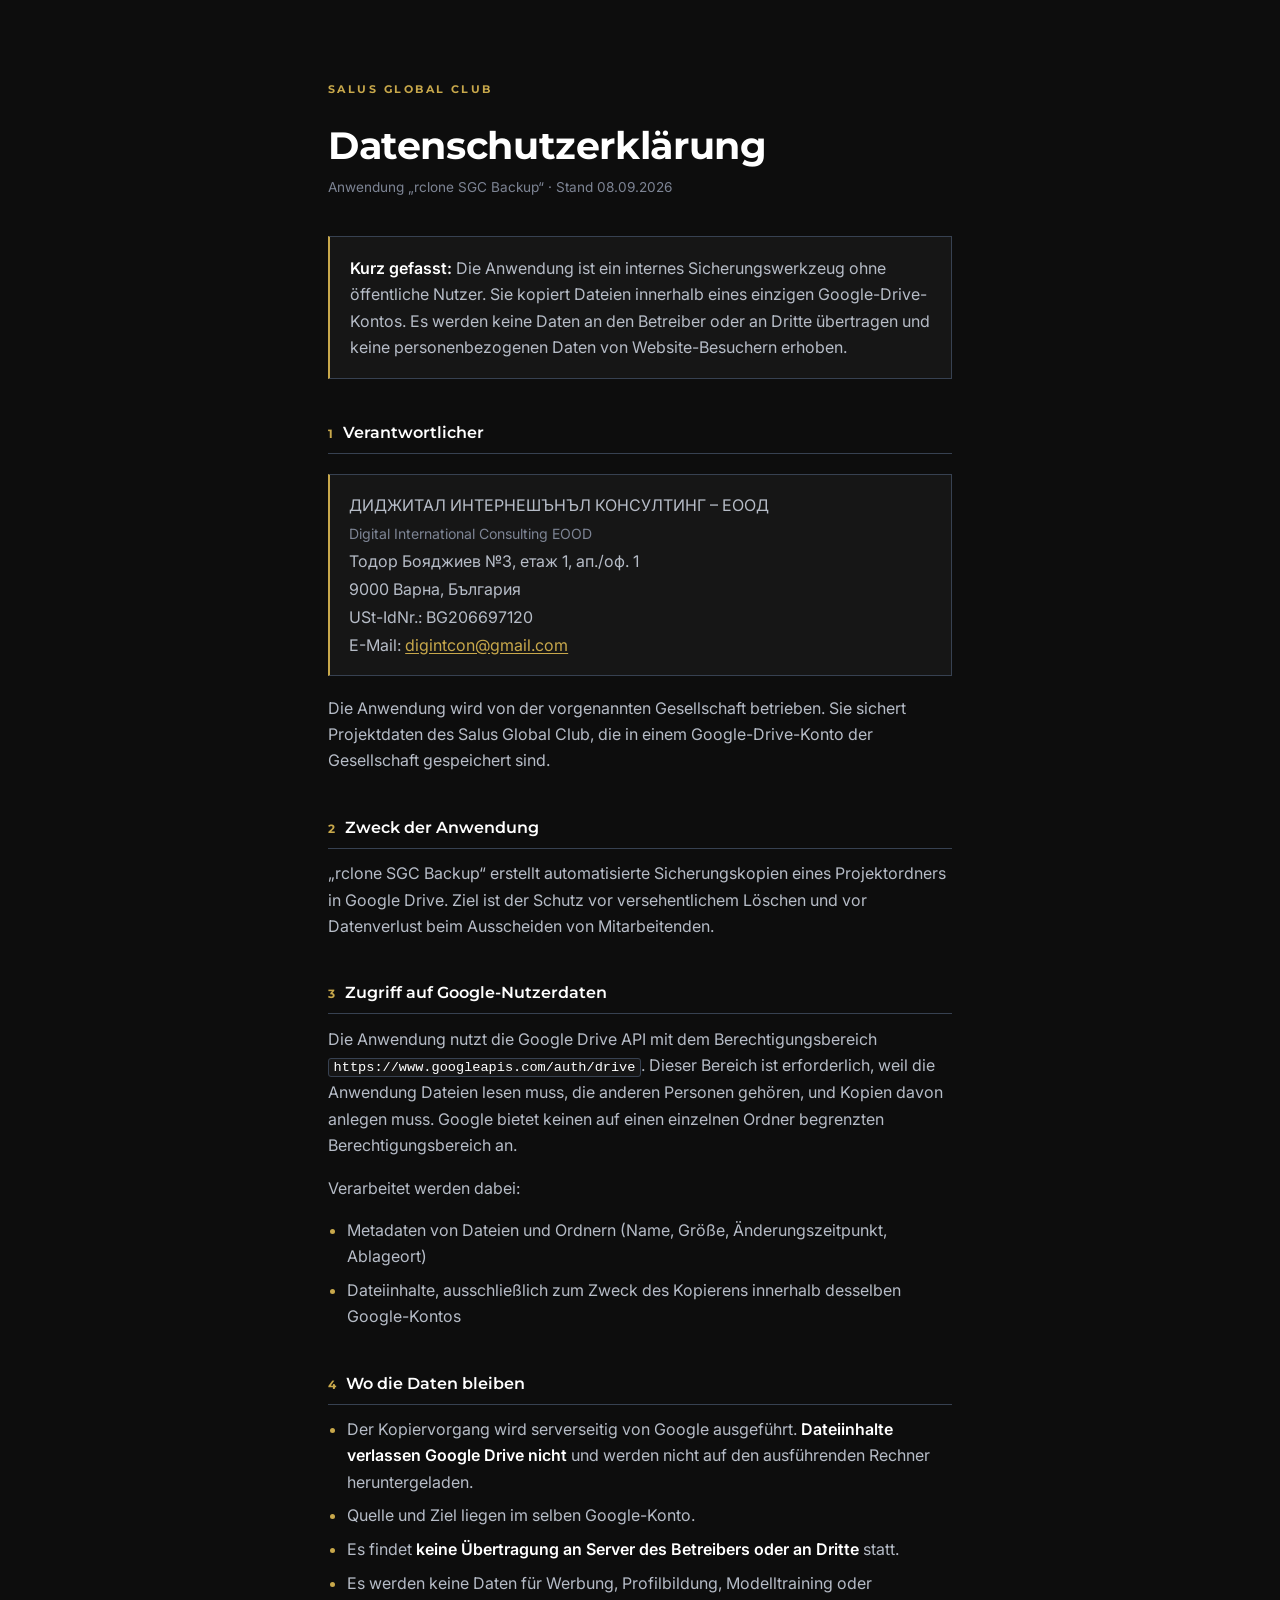
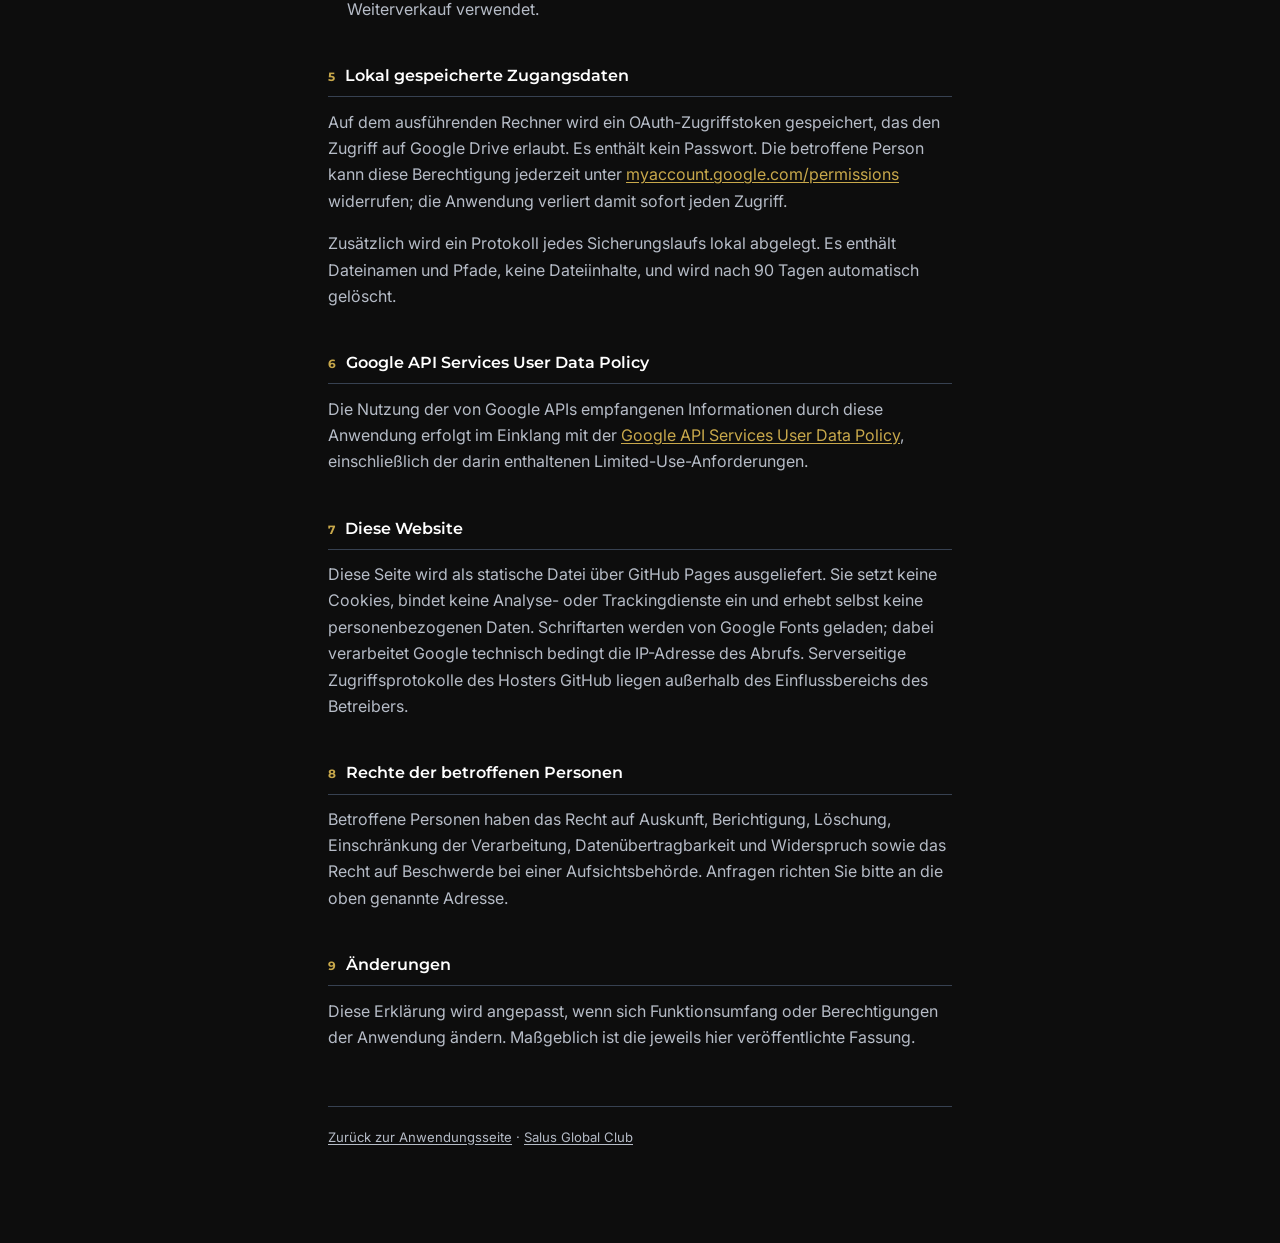
<file: tools/backup/datenschutz.html>
<!DOCTYPE html>
<html lang="de">
<head>
  <meta charset="UTF-8" />
  <meta name="viewport" content="width=device-width, initial-scale=1.0" />
  <meta name="robots" content="noindex, nofollow" />
  <title>Datenschutzerklärung — rclone SGC Backup</title>
  <meta name="description" content="Datenschutzerklärung der internen Sicherungsanwendung rclone SGC Backup." />
  <link rel="icon" href="../../assets/favicon.svg" type="image/svg+xml" />
  <link rel="preconnect" href="https://fonts.googleapis.com" />
  <link rel="preconnect" href="https://fonts.gstatic.com" crossorigin />
  <link rel="stylesheet" href="https://fonts.googleapis.com/css2?family=Inter:wght@400;500;600&family=Montserrat:wght@600;700&display=swap" />
  <style>
    :root {
      --bg: #0d0d0d;
      --surface: #161616;
      --border: #374151;
      --text: #ffffff;
      --muted: #b6bcc7;
      --faint: #7d8494;
      --gold: #c8a84b;
      --gold-bright: #e2c872;
      --font-body: 'Inter', 'Helvetica Neue', system-ui, sans-serif;
      --font-display: 'Montserrat', 'Helvetica Neue', system-ui, sans-serif;
    }
    * { box-sizing: border-box; }
    body {
      margin: 0;
      background: var(--bg);
      color: var(--text);
      font-family: var(--font-body);
      font-size: 1rem;
      line-height: 1.65;
      -webkit-font-smoothing: antialiased;
    }
    .wrap { max-width: 42rem; margin: 0 auto; padding: clamp(2.5rem, 8vw, 5rem) 1.5rem 5rem; }
    .brand {
      font-family: var(--font-display);
      font-size: .7rem;
      font-weight: 700;
      letter-spacing: .22em;
      text-transform: uppercase;
      color: var(--gold);
      margin: 0 0 1.6rem;
    }
    h1 {
      font-family: var(--font-display);
      font-size: clamp(1.7rem, 5vw, 2.35rem);
      font-weight: 700;
      line-height: 1.16;
      letter-spacing: -.01em;
      margin: 0 0 .5rem;
      text-wrap: balance;
    }
    .sub { color: var(--faint); font-size: .85rem; margin: 0 0 2.4rem; }
    h2 {
      font-family: var(--font-display);
      font-size: 1.02rem;
      font-weight: 600;
      margin: 2.5rem 0 .7rem;
      padding-bottom: .45rem;
      border-bottom: 1px solid var(--border);
      display: flex;
      align-items: baseline;
      gap: .65rem;
    }
    h2 .n { font-size: .78rem; color: var(--gold); font-weight: 700; flex: none; }
    p { margin: 0 0 1rem; color: var(--muted); }
    ul { margin: 0 0 1rem; padding-left: 1.2rem; color: var(--muted); }
    li { margin-bottom: .45rem; }
    li::marker { color: var(--gold); }
    strong { color: var(--text); font-weight: 600; }
    a { color: var(--gold); text-underline-offset: 2px; }
    a:hover { color: var(--gold-bright); }
    a:focus-visible { outline: 2px solid var(--gold); outline-offset: 3px; border-radius: 2px; }
    .panel {
      background: var(--surface);
      border: 1px solid var(--border);
      border-left: 2px solid var(--gold);
      padding: 1.1rem 1.25rem;
      margin: 1.5rem 0;
    }
    .panel > :last-child { margin-bottom: 0; }
    address {
      font-style: normal;
      color: var(--muted);
      background: var(--surface);
      border: 1px solid var(--border);
      border-left: 2px solid var(--gold);
      padding: 1rem 1.2rem;
      margin: 1.2rem 0;
      line-height: 1.75;
    }
    address .translit { color: var(--faint); font-size: .88em; }
    code {
      font-family: 'Cascadia Mono', Consolas, monospace;
      font-size: .85em;
      background: var(--surface);
      border: 1px solid var(--border);
      padding: .08em .34em;
      border-radius: 3px;
      color: var(--text);
      overflow-wrap: anywhere;
    }
    footer {
      margin-top: 3.5rem;
      padding-top: 1.2rem;
      border-top: 1px solid var(--border);
      font-size: .82rem;
      color: var(--faint);
    }
    footer a { color: var(--muted); }
  </style>
</head>
<body>
  <div class="wrap">
    <p class="brand">Salus Global Club</p>
    <h1>Datenschutzerklärung</h1>
    <p class="sub">Anwendung „rclone SGC Backup“ &middot; Stand 08.09.2026</p>

    <div class="panel">
      <p><strong>Kurz gefasst:</strong> Die Anwendung ist ein internes Sicherungswerkzeug ohne öffentliche Nutzer. Sie kopiert Dateien innerhalb eines einzigen Google-Drive-Kontos. Es werden keine Daten an den Betreiber oder an Dritte übertragen und keine personenbezogenen Daten von Website-Besuchern erhoben.</p>
    </div>

    <h2><span class="n">1</span> Verantwortlicher</h2>
    <address>
      ДИДЖИТАЛ ИНТЕРНЕШЪНЪЛ КОНСУЛТИНГ – ЕООД<br />
      <span class="translit">Digital International Consulting EOOD</span><br />
      Тодор Бояджиев №3, етаж 1, ап./оф. 1<br />
      9000 Варна, България<br />
      USt-IdNr.: BG206697120<br />
      E-Mail: <a href="mailto:digintcon@gmail.com">digintcon@gmail.com</a>
    </address>
    <p>Die Anwendung wird von der vorgenannten Gesellschaft betrieben. Sie sichert Projektdaten des Salus Global Club, die in einem Google-Drive-Konto der Gesellschaft gespeichert sind.</p>

    <h2><span class="n">2</span> Zweck der Anwendung</h2>
    <p>„rclone SGC Backup“ erstellt automatisierte Sicherungskopien eines Projektordners in Google Drive. Ziel ist der Schutz vor versehentlichem Löschen und vor Datenverlust beim Ausscheiden von Mitarbeitenden.</p>

    <h2><span class="n">3</span> Zugriff auf Google-Nutzerdaten</h2>
    <p>Die Anwendung nutzt die Google Drive API mit dem Berechtigungsbereich <code>https://www.googleapis.com/auth/drive</code>. Dieser Bereich ist erforderlich, weil die Anwendung Dateien lesen muss, die anderen Personen gehören, und Kopien davon anlegen muss. Google bietet keinen auf einen einzelnen Ordner begrenzten Berechtigungsbereich an.</p>
    <p>Verarbeitet werden dabei:</p>
    <ul>
      <li>Metadaten von Dateien und Ordnern (Name, Größe, Änderungszeitpunkt, Ablageort)</li>
      <li>Dateiinhalte, ausschließlich zum Zweck des Kopierens innerhalb desselben Google-Kontos</li>
    </ul>

    <h2><span class="n">4</span> Wo die Daten bleiben</h2>
    <ul>
      <li>Der Kopiervorgang wird serverseitig von Google ausgeführt. <strong>Dateiinhalte verlassen Google Drive nicht</strong> und werden nicht auf den ausführenden Rechner heruntergeladen.</li>
      <li>Quelle und Ziel liegen im selben Google-Konto.</li>
      <li>Es findet <strong>keine Übertragung an Server des Betreibers oder an Dritte</strong> statt.</li>
      <li>Es werden keine Daten für Werbung, Profilbildung, Modelltraining oder Weiterverkauf verwendet.</li>
    </ul>

    <h2><span class="n">5</span> Lokal gespeicherte Zugangsdaten</h2>
    <p>Auf dem ausführenden Rechner wird ein OAuth-Zugriffstoken gespeichert, das den Zugriff auf Google Drive erlaubt. Es enthält kein Passwort. Die betroffene Person kann diese Berechtigung jederzeit unter <a href="https://myaccount.google.com/permissions" target="_blank" rel="noopener noreferrer">myaccount.google.com/permissions</a> widerrufen; die Anwendung verliert damit sofort jeden Zugriff.</p>
    <p>Zusätzlich wird ein Protokoll jedes Sicherungslaufs lokal abgelegt. Es enthält Dateinamen und Pfade, keine Dateiinhalte, und wird nach 90 Tagen automatisch gelöscht.</p>

    <h2><span class="n">6</span> Google API Services User Data Policy</h2>
    <p>Die Nutzung der von Google APIs empfangenen Informationen durch diese Anwendung erfolgt im Einklang mit der <a href="https://developers.google.com/terms/api-services-user-data-policy" target="_blank" rel="noopener noreferrer">Google API Services User Data Policy</a>, einschließlich der darin enthaltenen Limited-Use-Anforderungen.</p>

    <h2><span class="n">7</span> Diese Website</h2>
    <p>Diese Seite wird als statische Datei über GitHub Pages ausgeliefert. Sie setzt keine Cookies, bindet keine Analyse- oder Trackingdienste ein und erhebt selbst keine personenbezogenen Daten. Schriftarten werden von Google Fonts geladen; dabei verarbeitet Google technisch bedingt die IP-Adresse des Abrufs. Serverseitige Zugriffsprotokolle des Hosters GitHub liegen außerhalb des Einflussbereichs des Betreibers.</p>

    <h2><span class="n">8</span> Rechte der betroffenen Personen</h2>
    <p>Betroffene Personen haben das Recht auf Auskunft, Berichtigung, Löschung, Einschränkung der Verarbeitung, Datenübertragbarkeit und Widerspruch sowie das Recht auf Beschwerde bei einer Aufsichtsbehörde. Anfragen richten Sie bitte an die oben genannte Adresse.</p>

    <h2><span class="n">9</span> Änderungen</h2>
    <p>Diese Erklärung wird angepasst, wenn sich Funktionsumfang oder Berechtigungen der Anwendung ändern. Maßgeblich ist die jeweils hier veröffentlichte Fassung.</p>

    <footer>
      <p><a href="index.html">Zurück zur Anwendungsseite</a> &middot; <a href="https://bio.salusglobal.club">Salus Global Club</a></p>
    </footer>
  </div>
</body>
</html>
</file>
<file: style.css>
/* ============================================================
   SALUS GLOBAL CLUB — Wealth Club
   Palette derived from the real profile logo:
   navy #172747 surface, cream #e4dcd1 mark, gold accent.
   ============================================================ */

:root {
  /* Type scale */
  --text-xs: clamp(0.75rem, 0.7rem + 0.25vw, 0.875rem);
  --text-sm: clamp(0.875rem, 0.8rem + 0.35vw, 1rem);
  --text-base: clamp(1rem, 0.95rem + 0.25vw, 1.125rem);
  --text-lg: clamp(1.125rem, 1rem + 0.75vw, 1.5rem);
  --text-xl: clamp(1.5rem, 1.2rem + 1.25vw, 2.25rem);
  --text-2xl: clamp(2rem, 1.2rem + 2.5vw, 3rem);

  /* Spacing */
  --space-1: 0.25rem;  --space-2: 0.5rem;  --space-3: 0.75rem;
  --space-4: 1rem;     --space-5: 1.25rem; --space-6: 1.5rem;
  --space-8: 2rem;     --space-10: 2.5rem; --space-12: 3rem;
  --space-16: 4rem;    --space-20: 5rem;

  --radius-md: 0.5rem; --radius-lg: 0.875rem; --radius-xl: 1.25rem;
  --radius-full: 9999px;
  --transition: 200ms cubic-bezier(0.16, 1, 0.3, 1);

  --content: 560px;

  --font-body: 'General Sans', 'Helvetica Neue', system-ui, sans-serif;
  --font-display: 'Cabinet Grotesk', 'General Sans', system-ui, sans-serif;
}

/* DARK (default — matches the source brand) */
:root, [data-theme='dark'] {
  --color-bg: #0f1a30;
  --color-bg-2: #131f39;
  --color-surface: #1a294a;
  --color-surface-hover: #213256;
  --color-border: #2a3d63;
  --color-text: #eae4da;
  --color-text-muted: #a9b3c9;
  --color-text-faint: #6c7896;
  --color-cream: #e4dcd1;
  --color-navy: #172747;
  --color-gold: #c8a86a;
  --color-gold-hover: #d9bd83;
  --shadow-md: 0 6px 24px rgba(0, 0, 0, 0.35);
}

[data-theme='light'] {
  --color-bg: #f4f1ea;
  --color-bg-2: #efeadf;
  --color-surface: #ffffff;
  --color-surface-hover: #faf7f0;
  --color-border: #e0d9cb;
  --color-text: #172747;
  --color-text-muted: #5a6480;
  --color-text-faint: #98a0b4;
  --color-cream: #172747;
  --color-navy: #172747;
  --color-gold: #a37f38;
  --color-gold-hover: #8c6a2a;
  --shadow-md: 0 6px 20px rgba(23, 39, 71, 0.10);
}

/* ---- base reset ---- */
*, *::before, *::after { box-sizing: border-box; margin: 0; padding: 0; }
html {
  -webkit-text-size-adjust: none; text-size-adjust: none;
  -webkit-font-smoothing: antialiased; -moz-osx-font-smoothing: grayscale;
  scroll-behavior: smooth; scroll-padding-top: var(--space-16);
}
body {
  min-height: 100dvh;
  font-family: var(--font-body);
  font-size: var(--text-base);
  line-height: 1.6;
  color: var(--color-text);
  background: var(--color-bg);
  background-image: radial-gradient(120% 80% at 50% -10%, var(--color-bg-2) 0%, var(--color-bg) 55%);
  background-attachment: fixed;
}
img, svg { display: block; max-width: 100%; height: auto; }
ul[role='list'] { list-style: none; }
a { color: inherit; text-decoration: none; }
button { cursor: pointer; background: none; border: none; color: inherit; font: inherit; }

a, button {
  transition: color var(--transition), background var(--transition),
              border-color var(--transition), transform var(--transition),
              box-shadow var(--transition);
}

:focus-visible { outline: 2px solid var(--color-gold); outline-offset: 3px; border-radius: var(--radius-md); }

.skip-link {
  position: absolute; left: -999px; top: 0; z-index: 100;
  background: var(--color-gold); color: var(--color-navy);
  padding: var(--space-2) var(--space-4); border-radius: 0 0 var(--radius-md) 0; font-weight: 600;
}
.skip-link:focus { left: 0; }

/* ---- top bar ---- */
.topbar {
  position: sticky; top: 0; z-index: 50;
  display: flex; align-items: center; justify-content: space-between;
  padding: var(--space-3) var(--space-4);
  max-width: var(--content); margin: 0 auto;
  backdrop-filter: blur(10px);
}
.topbar__brand {
  font-family: var(--font-display); font-weight: 800;
  font-size: var(--text-xs); letter-spacing: 0.14em; color: var(--color-text-muted);
}
.theme-toggle {
  display: grid; place-items: center;
  width: 40px; height: 40px; border-radius: var(--radius-full);
  color: var(--color-text-muted); border: 1px solid var(--color-border);
}
.theme-toggle:hover { color: var(--color-gold); border-color: var(--color-gold); }

/* ---- layout ---- */
main { max-width: var(--content); margin: 0 auto; padding: 0 var(--space-4) var(--space-16); }

/* ---- profile head ---- */
.profile {
  position: relative; text-align: center;
  padding: var(--space-8) 0 var(--space-10);
}
.profile__glow {
  position: absolute; inset: -20% 10% auto 10%; height: 260px; z-index: 0;
  background: radial-gradient(50% 60% at 50% 40%, rgba(200, 168, 106, 0.20), transparent 70%);
  filter: blur(10px); pointer-events: none;
}
.profile__logo {
  position: relative; z-index: 1;
  width: clamp(112px, 30vw, 140px); height: auto;
  border-radius: var(--radius-full);
  box-shadow: var(--shadow-md), 0 0 0 4px rgba(200, 168, 106, 0.25);
  margin: 0 auto var(--space-5);
}
.profile__name {
  position: relative; z-index: 1;
  font-family: var(--font-display); font-weight: 800;
  font-size: var(--text-2xl); letter-spacing: 0.02em; line-height: 1.1;
}
.profile__subtitle {
  position: relative; z-index: 1;
  margin-top: var(--space-2);
  font-size: var(--text-sm); font-weight: 600; letter-spacing: 0.34em;
  color: var(--color-gold);
}

/* ---- social row ---- */
.social {
  position: relative; z-index: 1;
  display: flex; justify-content: center; gap: var(--space-3);
  margin-top: var(--space-6);
}
.social__link {
  display: grid; place-items: center;
  width: 48px; height: 48px; border-radius: var(--radius-full);
  background: var(--color-surface); border: 1px solid var(--color-border);
  color: var(--color-text-muted);
}
.social__link:hover {
  color: var(--color-navy); background: var(--color-gold);
  border-color: var(--color-gold); transform: translateY(-2px);
}

/* ---- language filter ---- */
.langbar {
  position: relative; z-index: 1;
  display: flex; justify-content: center; flex-wrap: wrap; gap: var(--space-2);
  margin-top: var(--space-5);
}
.langbar__chip {
  display: inline-flex; align-items: center; gap: var(--space-2);
  min-height: 40px; padding: var(--space-2) var(--space-4);
  border-radius: var(--radius-full);
  background: var(--color-surface); border: 1px solid var(--color-border);
  color: var(--color-text-muted);
  font-size: var(--text-xs); font-weight: 600; letter-spacing: 0.06em;
}
.langbar__chip:hover { color: var(--color-gold); border-color: var(--color-gold); }
.langbar__chip.is-active {
  background: var(--color-gold); border-color: var(--color-gold);
  color: var(--color-navy);
}
/* Flaggen sind gezeichnete SVG (siehe FLAGS in app.js), keine Emoji —
   Windows liefert keine Flaggen-Emoji mit. Der dünne Ring hebt die
   schwarzen und weißen Streifen vom Kartenhintergrund ab. */
.langbar__flag, .group__flag {
  flex: 0 0 auto; overflow: hidden; border-radius: 2px;
  box-shadow: 0 0 0 1px rgba(128, 138, 160, 0.45);
}
.langbar__flag { width: 18px; height: 13px; }
.group__flag { width: 21px; height: 15px; }
.langbar__flag svg, .group__flag svg { display: block; width: 100%; height: 100%; }
.langbar__status {
  position: relative; z-index: 1;
  margin-top: var(--space-3); text-align: center;
  font-size: var(--text-xs); color: var(--color-text-faint);
}

/* ---- sections ---- */
.section { margin-top: var(--space-12); }
.section__title {
  font-family: var(--font-display); font-weight: 700;
  font-size: var(--text-lg); text-align: center; letter-spacing: 0.01em;
}
.section__title::after {
  content: ''; display: block; width: 44px; height: 3px; margin: var(--space-3) auto 0;
  background: var(--color-gold); border-radius: var(--radius-full);
}
.section__desc {
  margin: var(--space-5) auto 0; max-width: 52ch; text-align: center;
  color: var(--color-text-muted); font-size: var(--text-sm);
}

/* ---- Kalender abonnieren (siehe renderCalendars in app.js) ---- */
.calbox { margin-top: var(--space-6); text-align: center; }
.calbox:empty { display: none; }
.calbox__title {
  margin-bottom: var(--space-3);
  font-size: var(--text-xs); font-weight: 600; letter-spacing: 0.06em;
  color: var(--color-text-muted);
}
.calrow {
  display: flex; justify-content: center; align-items: center; flex-wrap: wrap;
  gap: var(--space-2); margin-top: var(--space-2);
}
.calrow__flag { margin-right: var(--space-1); }
.calbtn {
  display: inline-flex; align-items: center; gap: var(--space-2);
  min-height: 40px; padding: var(--space-2) var(--space-4);
  border-radius: var(--radius-full);
  background: var(--color-surface); border: 1px solid var(--color-gold);
  color: var(--color-text);
  font-size: var(--text-xs); font-weight: 600;
}
.calbtn svg { flex: 0 0 auto; color: var(--color-gold); }
.calbtn:hover { background: var(--color-gold); color: var(--color-navy); }
.calbtn:hover svg { color: var(--color-navy); }
.calbox__copy {
  margin-top: var(--space-3);
  font-size: var(--text-xs); color: var(--color-text-faint);
  text-decoration: underline; text-underline-offset: 3px;
}
.calbox__copy:hover { color: var(--color-gold); }

/* ---- language groups ---- */
.group__title {
  display: flex; align-items: center; flex-wrap: wrap; gap: var(--space-2);
  margin-top: var(--space-8); padding-bottom: var(--space-2);
  border-bottom: 1px solid var(--color-border);
  font-family: var(--font-display); font-weight: 700;
  font-size: var(--text-xs); letter-spacing: 0.12em; text-transform: uppercase;
  color: var(--color-text-muted);
}
.group:first-child .group__title { margin-top: var(--space-6); }
.group__count {
  margin-left: auto;
  font-family: var(--font-body); font-weight: 400; letter-spacing: 0.02em;
  text-transform: none; color: var(--color-text-faint);
}
.group__title + .cards { margin-top: var(--space-3); }

/* ---- cards ---- */
.cards { display: flex; flex-direction: column; gap: var(--space-3); margin-top: var(--space-6); }
.card {
  display: flex; align-items: center; gap: var(--space-4);
  padding: var(--space-3); border-radius: var(--radius-lg);
  background: var(--color-surface); border: 1px solid var(--color-border);
  box-shadow: var(--shadow-md);
}
.card:hover {
  background: var(--color-surface-hover); border-color: var(--color-gold);
  transform: translateY(-2px);
}
.card:hover .card__thumb { box-shadow: 0 0 0 2px var(--color-gold); }
.card__thumb {
  flex: 0 0 auto; width: 60px; height: 60px; border-radius: var(--radius-md);
  object-fit: cover; background: var(--color-bg-2);
}
.card__body { min-width: 0; flex: 1; }
.card__title {
  font-size: var(--text-sm); font-weight: 600; line-height: 1.35; color: var(--color-text);
}
/* Tag/Uhrzeit und Dauer unter dem Titel — je eine Zeile, siehe renderCard() */
.card__when {
  margin-top: 2px; font-size: var(--text-xs); font-weight: 500;
  line-height: 1.45; color: var(--color-text-muted);
}
.card__desc {
  margin-top: var(--space-2); font-size: var(--text-xs);
  line-height: 1.5; color: var(--color-text-muted);
}
.card__desc strong { color: var(--color-text); font-weight: 600; }
.card__meta {
  margin-top: 2px; font-size: var(--text-xs); color: var(--color-text-faint);
  display: inline-flex; align-items: center; gap: var(--space-2);
}
.card__badge {
  font-size: 0.7rem; font-weight: 600; letter-spacing: 0.06em;
  color: var(--color-gold); border: 1px solid var(--color-gold);
  padding: 1px var(--space-2); border-radius: var(--radius-full);
}
.card__arrow { flex: 0 0 auto; color: var(--color-text-faint); }
.card:hover .card__arrow { color: var(--color-gold); transform: translateX(2px); }

/* ---- footer ---- */
.footer {
  max-width: var(--content); margin: 0 auto;
  padding: var(--space-8) var(--space-4) var(--space-10);
  text-align: center; font-size: var(--text-xs); color: var(--color-text-faint);
}

@media (prefers-reduced-motion: reduce) {
  *, *::before, *::after {
    animation-duration: 0.01ms !important; transition-duration: 0.01ms !important;
    scroll-behavior: auto !important;
  }
}
</file>
